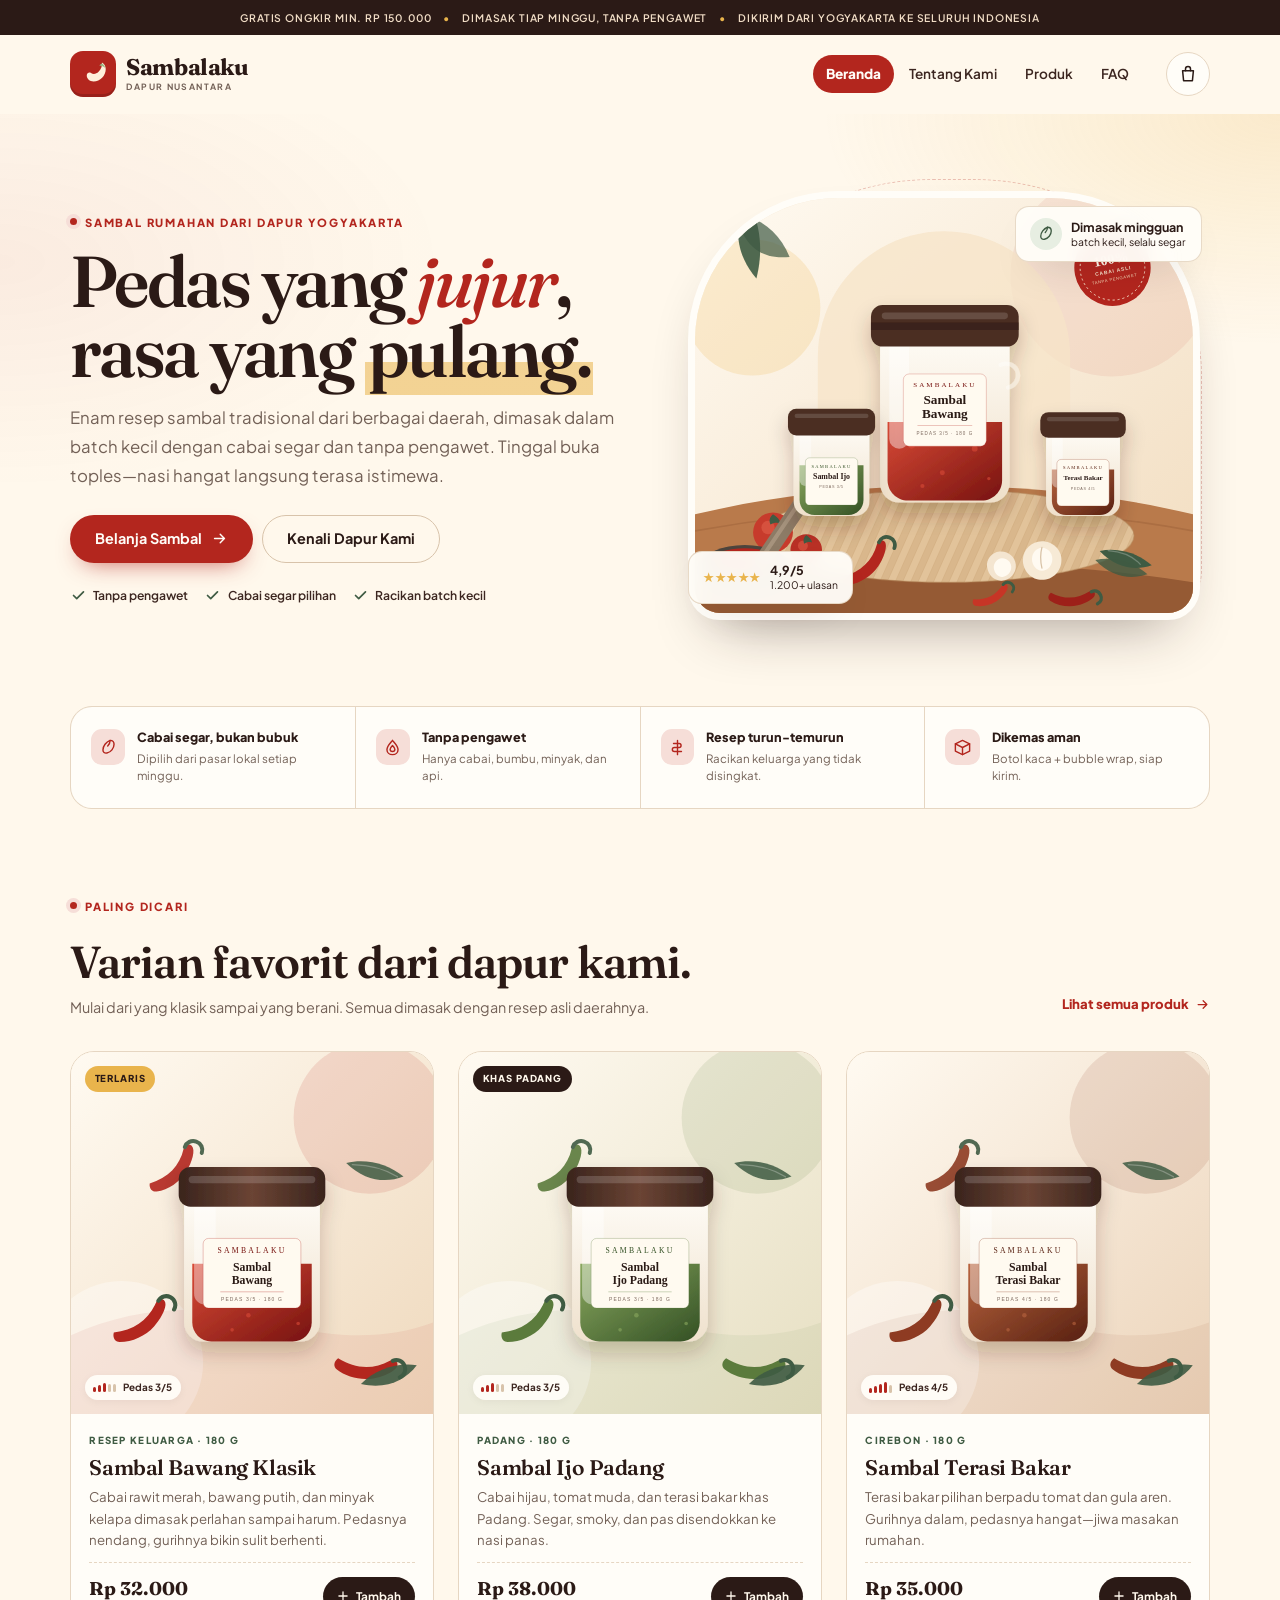
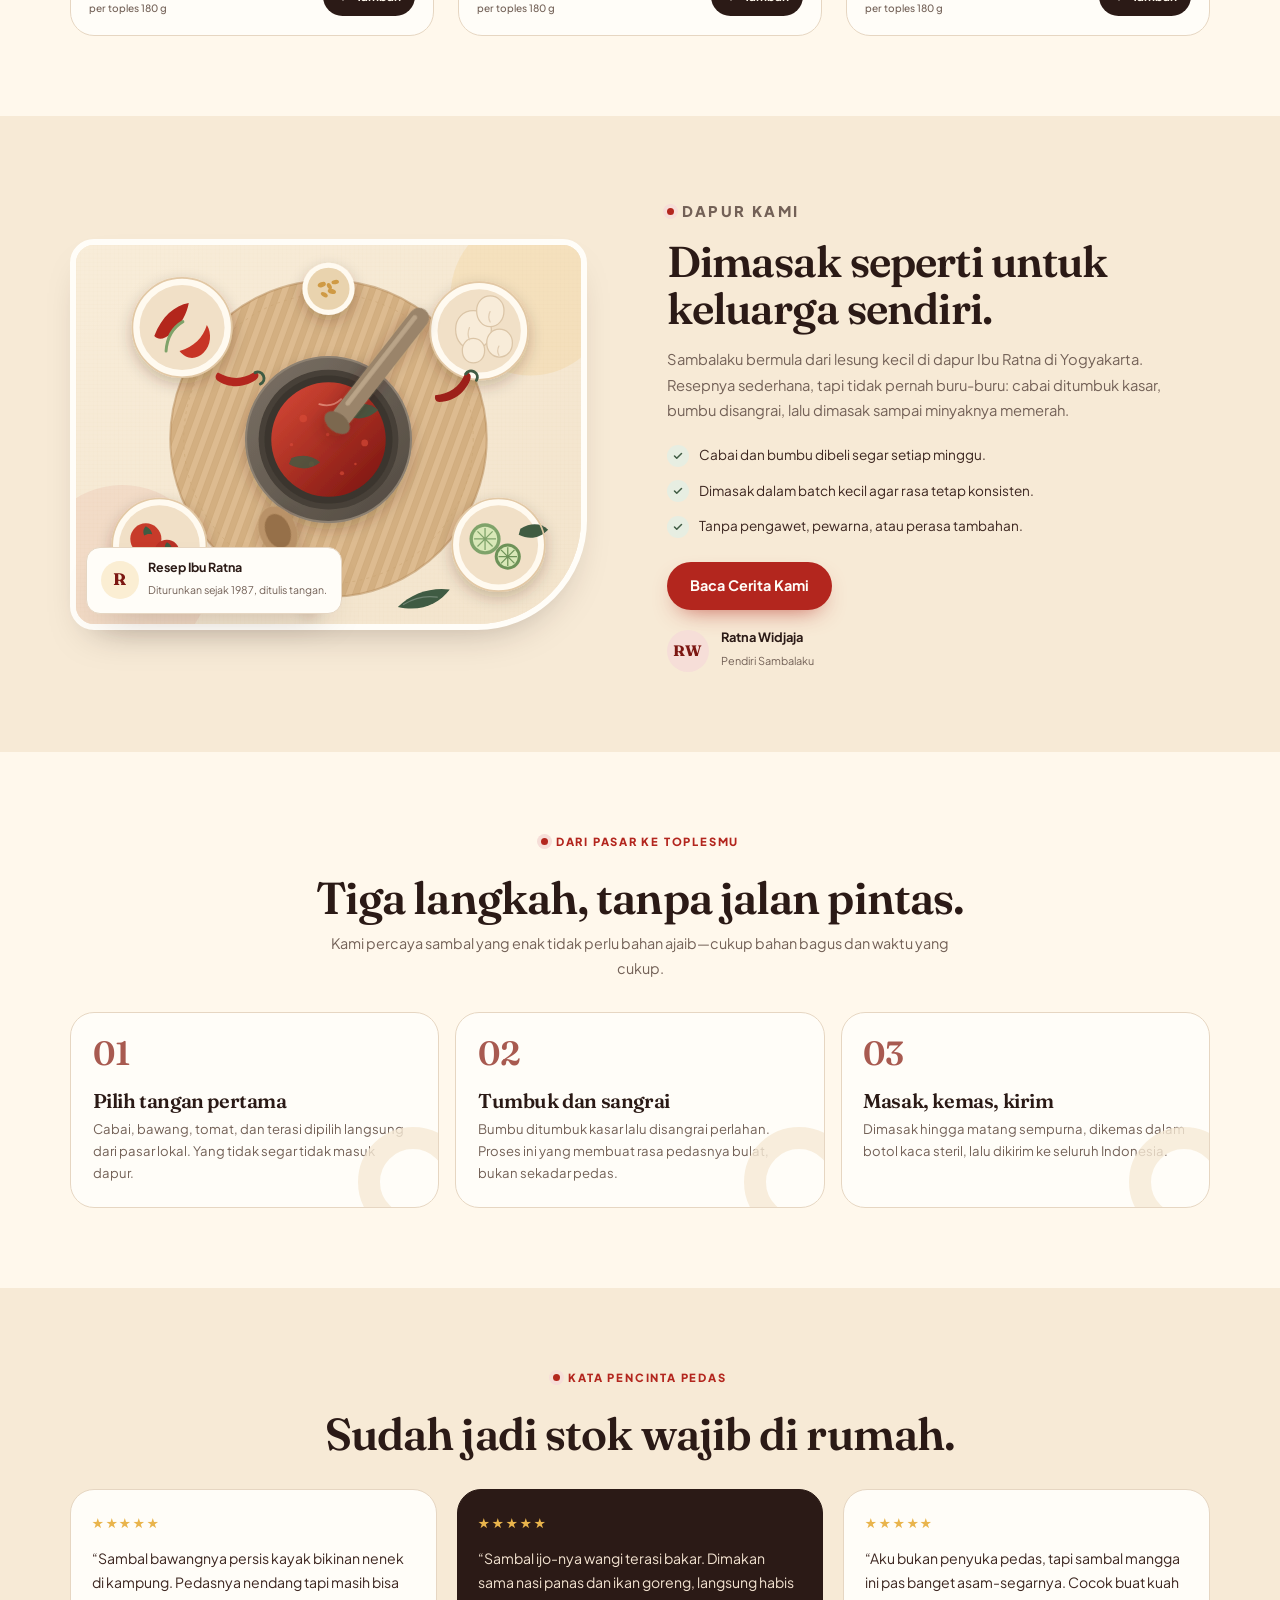
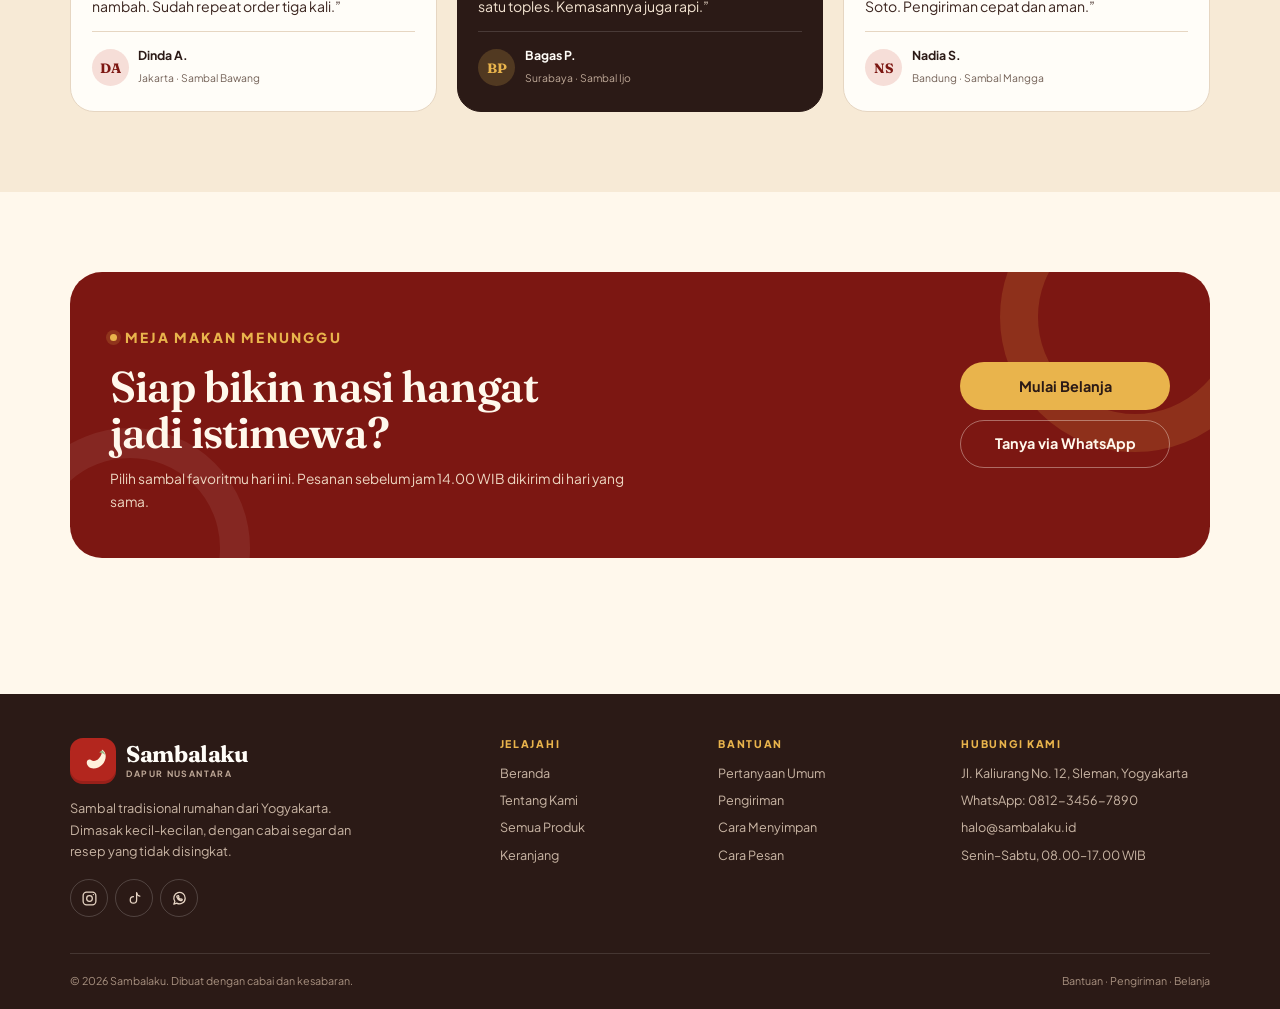
<file: index.html>
<!DOCTYPE html>
<html lang="id">
<head>
  <meta charset="UTF-8">
  <meta name="viewport" content="width=device-width, initial-scale=1">
  <title>Sambalaku — Sambal Tradisional Rumahan dari Nusantara</title>
  <meta name="description" content="Sambal tradisional rumahan dari cabai segar, tanpa pengawet. Enam resep Nusantara dalam toples 180 g, mulai Rp 32.000. Gratis ongkir min. Rp 150.000.">
  <meta name="theme-color" content="#b3261e">
  <meta property="og:type" content="website">
  <meta property="og:title" content="Sambalaku — Pedas yang Jujur, Rasa yang Pulang">
  <meta property="og:description" content="Enam resep sambal tradisional Nusantara, dimasak dalam batch kecil tanpa pengawet.">
  <meta property="og:image" content="assets/img/hero-sambal.svg">
  <link rel="icon" href="assets/img/favicon-sambal.svg" type="image/svg+xml">
  <link rel="preconnect" href="https://fonts.googleapis.com">
  <link rel="preconnect" href="https://fonts.gstatic.com" crossorigin>
  <link href="https://fonts.googleapis.com/css2?family=Fraunces:ital,opsz,wght@0,9..144,500;0,9..144,600;0,9..144,700;1,9..144,500&family=Plus+Jakarta+Sans:wght@400;500;600;700;800&display=swap" rel="stylesheet">
  <link rel="stylesheet" href="style.css">
</head>
<body data-page="beranda">
  <a class="skip-link" href="#main">Lewati ke konten utama</a>

  <!-- Info singkat di atas header -->
  <div class="topbar" role="region" aria-label="Informasi toko">
    <div class="container topbar-inner">
      <span>Gratis ongkir min. Rp 150.000</span>
      <span class="topbar-dot" aria-hidden="true">•</span>
      <span>Dimasak tiap minggu, tanpa pengawet</span>
      <span class="topbar-dot topbar-long" aria-hidden="true">•</span>
      <span class="topbar-long">Dikirim dari Yogyakarta ke seluruh Indonesia</span>
    </div>
  </div>

  <!-- Header + navigasi (dipakai sama di semua halaman) -->
  <header class="site-header" data-header>
    <div class="container header-inner">
      <a class="brand" href="index.html" aria-label="Sambalaku — beranda">
        <span class="brand-mark" aria-hidden="true">
          <svg viewBox="0 0 64 64" focusable="false">
            <path d="M16 37c0-6 6-9 10-6 6 4 13 2 18-3 6-6 9-14 8-22 6 3 9 9 9 16 0 15-13 29-29 29-9 0-16-6-16-14Z" fill="#fff1dc"/>
            <path d="M52 8c4 2 7 6 8 11-4-4-9-6-14-6 1-2 3-4 6-5Z" fill="#9ab884"/>
          </svg>
        </span>
        <span class="brand-text">Sambalaku<small>dapur nusantara</small></span>
      </a>

      <nav class="main-nav" id="main-nav" aria-label="Navigasi utama">
        <a href="index.html" aria-current="page">Beranda</a>
        <a href="tentang.html">Tentang Kami</a>
        <a href="produk.html">Produk</a>
        <a href="faq.html">FAQ</a>
      </nav>

      <div class="header-actions">
        <a class="cart-link" href="keranjang.html" aria-label="Keranjang belanja, kosong">
          <svg viewBox="0 0 24 24" fill="none" stroke="currentColor" stroke-width="1.8" stroke-linecap="round" stroke-linejoin="round" aria-hidden="true" focusable="false">
            <path d="M5.5 8h13l-1.2 12H6.7L5.5 8Z"/>
            <path d="M9 8V6a3 3 0 0 1 6 0v2"/>
          </svg>
          <span class="cart-count" data-cart-count aria-hidden="true" hidden>0</span>
        </a>
        <button class="nav-toggle" type="button" data-nav-toggle aria-expanded="false" aria-controls="main-nav" aria-label="Buka menu navigasi">
          <span></span><span></span><span></span>
        </button>
      </div>
    </div>
  </header>

  <main id="main">
    <!-- HERO -->
    <section class="hero" aria-labelledby="judul-hero">
      <div class="container hero-grid">
        <div class="hero-copy">
          <p class="eyebrow">Sambal rumahan dari dapur Yogyakarta</p>
          <h1 id="judul-hero">Pedas yang <em>jujur</em>, rasa yang <span class="hl">pulang.</span></h1>
          <p class="hero-lead">Enam resep sambal tradisional dari berbagai daerah, dimasak dalam batch kecil dengan cabai segar dan tanpa pengawet. Tinggal buka toples—nasi hangat langsung terasa istimewa.</p>
          <div class="hero-actions">
            <a class="btn btn-primary" href="produk.html">
              Belanja Sambal
              <svg viewBox="0 0 24 24" fill="none" stroke="currentColor" stroke-width="2" stroke-linecap="round" stroke-linejoin="round" aria-hidden="true" focusable="false"><path d="M5 12h14M13 6l6 6-6 6"/></svg>
            </a>
            <a class="btn btn-outline" href="tentang.html">Kenali Dapur Kami</a>
          </div>
          <ul class="hero-points" aria-label="Keunggulan Sambalaku">
            <li>
              <svg viewBox="0 0 24 24" fill="none" stroke="currentColor" stroke-width="2.4" stroke-linecap="round" stroke-linejoin="round" aria-hidden="true" focusable="false"><path d="m5 12 4.5 4.5L19 7"/></svg>
              Tanpa pengawet
            </li>
            <li>
              <svg viewBox="0 0 24 24" fill="none" stroke="currentColor" stroke-width="2.4" stroke-linecap="round" stroke-linejoin="round" aria-hidden="true" focusable="false"><path d="m5 12 4.5 4.5L19 7"/></svg>
              Cabai segar pilihan
            </li>
            <li>
              <svg viewBox="0 0 24 24" fill="none" stroke="currentColor" stroke-width="2.4" stroke-linecap="round" stroke-linejoin="round" aria-hidden="true" focusable="false"><path d="m5 12 4.5 4.5L19 7"/></svg>
              Racikan batch kecil
            </li>
          </ul>
        </div>

        <div class="hero-media">
          <img src="assets/img/hero-sambal.svg" alt="Tiga toples sambal Sambalaku dikelilingi cabai, bawang, dan tomat di atas meja kayu" width="1200" height="1000" fetchpriority="high">
          <div class="float-card float-rating">
            <span class="stars" aria-hidden="true">★★★★★</span>
            <div>
              <strong>4,9/5</strong>
              <span>1.200+ ulasan</span>
            </div>
          </div>
          <div class="float-card float-fresh">
            <span class="float-icon" aria-hidden="true">
              <svg viewBox="0 0 24 24" fill="none" stroke="currentColor" stroke-width="1.8" stroke-linecap="round" stroke-linejoin="round" focusable="false">
                <path d="M14 3c3 0 5 2 5 5 0 5-4 10-9 11-3 .6-5-1-5-4 0-5 4-10 9-12Z"/>
                <path d="M14 3c0 3-1 5-3 7"/>
              </svg>
            </span>
            <div>
              <strong>Dimasak mingguan</strong>
              <span>batch kecil, selalu segar</span>
            </div>
          </div>
        </div>
      </div>
    </section>

    <!-- KEUNGGULAN -->
    <section class="trust" aria-labelledby="judul-keunggulan">
      <div class="container">
        <h2 id="judul-keunggulan" class="sr-only">Kenapa memilih Sambalaku</h2>
        <div class="trust-grid">
          <article class="feature">
            <span class="feature-icon" aria-hidden="true">
              <svg viewBox="0 0 24 24" fill="none" stroke="currentColor" stroke-width="1.8" stroke-linecap="round" stroke-linejoin="round" focusable="false">
                <path d="M14 3c3 0 5 2 5 5 0 5-4 10-9 11-3 .6-5-1-5-4 0-5 4-10 9-12Z"/>
                <path d="M14 3c0 3-1 5-3 7"/>
              </svg>
            </span>
            <div>
              <h3>Cabai segar, bukan bubuk</h3>
              <p>Dipilih dari pasar lokal setiap minggu.</p>
            </div>
          </article>
          <article class="feature">
            <span class="feature-icon" aria-hidden="true">
              <svg viewBox="0 0 24 24" fill="none" stroke="currentColor" stroke-width="1.8" stroke-linecap="round" stroke-linejoin="round" focusable="false">
                <path d="M12 21c4 0 7-2.7 7-6.3 0-4.4-4.4-8.4-7-11.7-2.6 3.3-7 7.3-7 11.7C5 18.3 8 21 12 21Z"/>
                <path d="M12 17c1.7 0 3-1.2 3-2.8 0-1.7-1.6-3.3-3-4.7-1.4 1.4-3 3-3 4.7 0 1.6 1.3 2.8 3 2.8Z"/>
              </svg>
            </span>
            <div>
              <h3>Tanpa pengawet</h3>
              <p>Hanya cabai, bumbu, minyak, dan api.</p>
            </div>
          </article>
          <article class="feature">
            <span class="feature-icon" aria-hidden="true">
              <svg viewBox="0 0 24 24" fill="none" stroke="currentColor" stroke-width="1.8" stroke-linecap="round" stroke-linejoin="round" focusable="false">
                <path d="M12 3v18M7 7h7a2.5 2.5 0 0 1 0 5H8a2.5 2.5 0 0 0 0 5h9"/>
              </svg>
            </span>
            <div>
              <h3>Resep turun-temurun</h3>
              <p>Racikan keluarga yang tidak disingkat.</p>
            </div>
          </article>
          <article class="feature">
            <span class="feature-icon" aria-hidden="true">
              <svg viewBox="0 0 24 24" fill="none" stroke="currentColor" stroke-width="1.8" stroke-linecap="round" stroke-linejoin="round" focusable="false">
                <path d="M3 7.5 12 3l9 4.5v9L12 21l-9-4.5v-9Z"/>
                <path d="m3 7.5 9 4.5 9-4.5M12 12v9"/>
              </svg>
            </span>
            <div>
              <h3>Dikemas aman</h3>
              <p>Botol kaca + bubble wrap, siap kirim.</p>
            </div>
          </article>
        </div>
      </div>
    </section>

    <!-- PRODUK UNGGULAN (diisi oleh script.js) -->
    <section class="section" aria-labelledby="judul-favorit">
      <div class="container">
        <div class="section-head-row">
          <div class="section-head">
            <p class="eyebrow">Paling dicari</p>
            <h2 id="judul-favorit">Varian favorit dari dapur kami.</h2>
            <p class="lead">Mulai dari yang klasik sampai yang berani. Semua dimasak dengan resep asli daerahnya.</p>
          </div>
          <a class="link-arrow" href="produk.html">
            Lihat semua produk
            <svg viewBox="0 0 24 24" fill="none" stroke="currentColor" stroke-width="2" stroke-linecap="round" stroke-linejoin="round" aria-hidden="true" focusable="false"><path d="M5 12h14M13 6l6 6-6 6"/></svg>
          </a>
        </div>

        <div class="product-grid" data-featured data-limit="3"></div>
        <noscript>
          <p class="lead">Produk kami ditampilkan dengan JavaScript. Silakan aktifkan JavaScript atau hubungi kami lewat WhatsApp untuk pesan langsung.</p>
        </noscript>
      </div>
    </section>

    <!-- CERITA SINGKAT -->
    <section class="section section--soft" aria-labelledby="judul-cerita">
      <div class="container story-grid">
        <div class="story-media">
          <img src="assets/img/tentang-sambal.svg" alt="Lesung batu berisi sambal dikelilingi cabai, bawang, tomat, dan jeruk nipis" width="1200" height="900" loading="lazy">
          <div class="story-note">
            <span class="note-mark" aria-hidden="true">R</span>
            <div>
              <strong>Resep Ibu Ratna</strong>
              <span>Diturunkan sejak 1987, ditulis tangan.</span>
            </div>
          </div>
        </div>
        <div class="story-copy">
          <p class="eyebrow">Dapur kami</p>
          <h2 id="judul-cerita">Dimasak seperti untuk keluarga sendiri.</h2>
          <p>Sambalaku bermula dari lesung kecil di dapur Ibu Ratna di Yogyakarta. Resepnya sederhana, tapi tidak pernah buru-buru: cabai ditumbuk kasar, bumbu disangrai, lalu dimasak sampai minyaknya memerah.</p>
          <ul class="story-list">
            <li>
              <span class="check" aria-hidden="true"><svg viewBox="0 0 24 24" fill="none" stroke="currentColor" stroke-width="3" stroke-linecap="round" stroke-linejoin="round" focusable="false"><path d="m5 12 4.5 4.5L19 7"/></svg></span>
              Cabai dan bumbu dibeli segar setiap minggu.
            </li>
            <li>
              <span class="check" aria-hidden="true"><svg viewBox="0 0 24 24" fill="none" stroke="currentColor" stroke-width="3" stroke-linecap="round" stroke-linejoin="round" focusable="false"><path d="m5 12 4.5 4.5L19 7"/></svg></span>
              Dimasak dalam batch kecil agar rasa tetap konsisten.
            </li>
            <li>
              <span class="check" aria-hidden="true"><svg viewBox="0 0 24 24" fill="none" stroke="currentColor" stroke-width="3" stroke-linecap="round" stroke-linejoin="round" focusable="false"><path d="m5 12 4.5 4.5L19 7"/></svg></span>
              Tanpa pengawet, pewarna, atau perasa tambahan.
            </li>
          </ul>
          <a class="btn btn-primary" href="tentang.html">Baca Cerita Kami</a>
          <div class="story-sign">
            <span class="avatar" aria-hidden="true">RW</span>
            <div>
              <strong>Ratna Widjaja</strong>
              <span>Pendiri Sambalaku</span>
            </div>
          </div>
        </div>
      </div>
    </section>

    <!-- PROSES -->
    <section class="section" aria-labelledby="judul-proses">
      <div class="container">
        <div class="section-head section-head--center">
          <p class="eyebrow">Dari pasar ke toplesmu</p>
          <h2 id="judul-proses">Tiga langkah, tanpa jalan pintas.</h2>
          <p class="lead">Kami percaya sambal yang enak tidak perlu bahan ajaib—cukup bahan bagus dan waktu yang cukup.</p>
        </div>
        <div class="process-grid">
          <article class="step">
            <span class="step-num" aria-hidden="true">01</span>
            <h3>Pilih tangan pertama</h3>
            <p>Cabai, bawang, tomat, dan terasi dipilih langsung dari pasar lokal. Yang tidak segar tidak masuk dapur.</p>
          </article>
          <article class="step">
            <span class="step-num" aria-hidden="true">02</span>
            <h3>Tumbuk dan sangrai</h3>
            <p>Bumbu ditumbuk kasar lalu disangrai perlahan. Proses ini yang membuat rasa pedasnya bulat, bukan sekadar pedas.</p>
          </article>
          <article class="step">
            <span class="step-num" aria-hidden="true">03</span>
            <h3>Masak, kemas, kirim</h3>
            <p>Dimasak hingga matang sempurna, dikemas dalam botol kaca steril, lalu dikirim ke seluruh Indonesia.</p>
          </article>
        </div>
      </div>
    </section>

    <!-- TESTIMONI -->
    <section class="section section--soft" aria-labelledby="judul-ulasan">
      <div class="container">
        <div class="section-head section-head--center">
          <p class="eyebrow">Kata pencinta pedas</p>
          <h2 id="judul-ulasan">Sudah jadi stok wajib di rumah.</h2>
        </div>
        <div class="quotes">
          <article class="quote">
            <p class="quote-stars" aria-label="Lima dari lima bintang">★★★★★</p>
            <p class="quote-text">“Sambal bawangnya persis kayak bikinan nenek di kampung. Pedasnya nendang tapi masih bisa nambah. Sudah repeat order tiga kali.”</p>
            <div class="quote-person">
              <span class="quote-avatar" aria-hidden="true">DA</span>
              <div class="quote-name">
                <strong>Dinda A.</strong>
                <span>Jakarta · Sambal Bawang</span>
              </div>
            </div>
          </article>
          <article class="quote quote--dark">
            <p class="quote-stars" aria-label="Lima dari lima bintang">★★★★★</p>
            <p class="quote-text">“Sambal ijo-nya wangi terasi bakar. Dimakan sama nasi panas dan ikan goreng, langsung habis satu toples. Kemasannya juga rapi.”</p>
            <div class="quote-person">
              <span class="quote-avatar" aria-hidden="true">BP</span>
              <div class="quote-name">
                <strong>Bagas P.</strong>
                <span>Surabaya · Sambal Ijo</span>
              </div>
            </div>
          </article>
          <article class="quote">
            <p class="quote-stars" aria-label="Lima dari lima bintang">★★★★★</p>
            <p class="quote-text">“Aku bukan penyuka pedas, tapi sambal mangga ini pas banget asam-segarnya. Cocok buat kuah Soto. Pengiriman cepat dan aman.”</p>
            <div class="quote-person">
              <span class="quote-avatar" aria-hidden="true">NS</span>
              <div class="quote-name">
                <strong>Nadia S.</strong>
                <span>Bandung · Sambal Mangga</span>
              </div>
            </div>
          </article>
        </div>
      </div>
    </section>

    <!-- CTA -->
    <section class="section" aria-labelledby="judul-cta">
      <div class="container">
        <div class="cta-band">
          <div>
            <p class="eyebrow">Meja makan menunggu</p>
            <h2 id="judul-cta">Siap bikin nasi hangat jadi istimewa?</h2>
            <p>Pilih sambal favoritmu hari ini. Pesanan sebelum jam 14.00 WIB dikirim di hari yang sama.</p>
          </div>
          <div class="cta-actions">
            <a class="btn btn-light" href="produk.html">Mulai Belanja</a>
            <a class="btn btn-outline" href="#" data-wa> Tanya via WhatsApp</a>
          </div>
        </div>
      </div>
    </section>
  </main>

  <!-- FOOTER (dipakai sama di semua halaman) -->
  <footer class="site-footer">
    <div class="container">
      <div class="footer-grid">
        <div class="footer-brand">
          <a class="brand" href="index.html" aria-label="Sambalaku — beranda">
            <span class="brand-mark" aria-hidden="true">
              <svg viewBox="0 0 64 64" focusable="false">
                <path d="M16 37c0-6 6-9 10-6 6 4 13 2 18-3 6-6 9-14 8-22 6 3 9 9 9 16 0 15-13 29-29 29-9 0-16-6-16-14Z" fill="#fff1dc"/>
                <path d="M52 8c4 2 7 6 8 11-4-4-9-6-14-6 1-2 3-4 6-5Z" fill="#9ab884"/>
              </svg>
            </span>
            <span class="brand-text">Sambalaku<small>dapur nusantara</small></span>
          </a>
          <p>Sambal tradisional rumahan dari Yogyakarta. Dimasak kecil-kecilan, dengan cabai segar dan resep yang tidak disingkat.</p>
          <div class="socials" aria-label="Media sosial Sambalaku">
            <a href="https://www.instagram.com/" target="_blank" rel="noopener" aria-label="Instagram Sambalaku">
              <svg viewBox="0 0 24 24" fill="none" stroke="currentColor" stroke-width="1.8" aria-hidden="true" focusable="false"><rect x="3" y="3" width="18" height="18" rx="5"/><circle cx="12" cy="12" r="4"/><circle cx="17.5" cy="6.5" r="1" fill="currentColor" stroke="none"/></svg>
            </a>
            <a href="https://www.tiktok.com/" target="_blank" rel="noopener" aria-label="TikTok Sambalaku">
              <svg viewBox="0 0 24 24" fill="none" stroke="currentColor" stroke-width="1.8" stroke-linecap="round" stroke-linejoin="round" aria-hidden="true" focusable="false"><path d="M15 4v10a4.5 4.5 0 1 1-4.5-4.5"/><path d="M15 4c.5 2.6 2.1 4.2 4.5 4.6"/></svg>
            </a>
            <a href="#" data-wa aria-label="WhatsApp Sambalaku">
              <svg viewBox="0 0 24 24" fill="none" stroke="currentColor" stroke-width="1.8" stroke-linecap="round" stroke-linejoin="round" aria-hidden="true" focusable="false"><path d="M20 11.5a8 8 0 0 1-11.9 7L4 20l1.5-4A8 8 0 1 1 20 11.5Z"/><path d="M9 8.5c.2-.5.5-.6.9-.6h.6l.8 1.9-.7.9c.5 1 1.4 1.9 2.4 2.4l.9-.7 1.9.8v.6c0 .4-.2.7-.6.9-.5.3-1.2.4-1.9.2-2-.5-4.4-2.9-5-5-.2-.6-.1-1.1.2-1.4Z"/></svg>
            </a>
          </div>
        </div>

        <div class="footer-col">
          <h2>Jelajahi</h2>
          <div class="footer-links">
            <a href="index.html">Beranda</a>
            <a href="tentang.html">Tentang Kami</a>
            <a href="produk.html">Semua Produk</a>
            <a href="keranjang.html">Keranjang</a>
          </div>
        </div>

        <div class="footer-col">
          <h2>Bantuan</h2>
          <div class="footer-links">
            <a href="faq.html">Pertanyaan Umum</a>
            <a href="faq.html#pengiriman">Pengiriman</a>
            <a href="faq.html#penyimpanan">Cara Menyimpan</a>
            <a href="keranjang.html#checkout">Cara Pesan</a>
          </div>
        </div>

        <div class="footer-col">
          <h2>Hubungi Kami</h2>
          <div class="footer-links">
            <p>Jl. Kaliurang No. 12, Sleman, Yogyakarta</p>
            <a href="#" data-wa>WhatsApp: 0812-3456-7890</a>
            <a href="#" data-email>halo@sambalaku.id</a>
            <p>Senin–Sabtu, 08.00–17.00 WIB</p>
          </div>
        </div>
      </div>

      <div class="footer-bottom">
        <p>&copy; <span data-year>2026</span> Sambalaku. Dibuat dengan cabai dan kesabaran.</p>
        <p><a href="faq.html">Bantuan</a> · <a href="faq.html#pengiriman">Pengiriman</a> · <a href="produk.html">Belanja</a></p>
      </div>
    </div>
  </footer>

  <script src="script.js" defer></script>
</body>
</html>
</file>
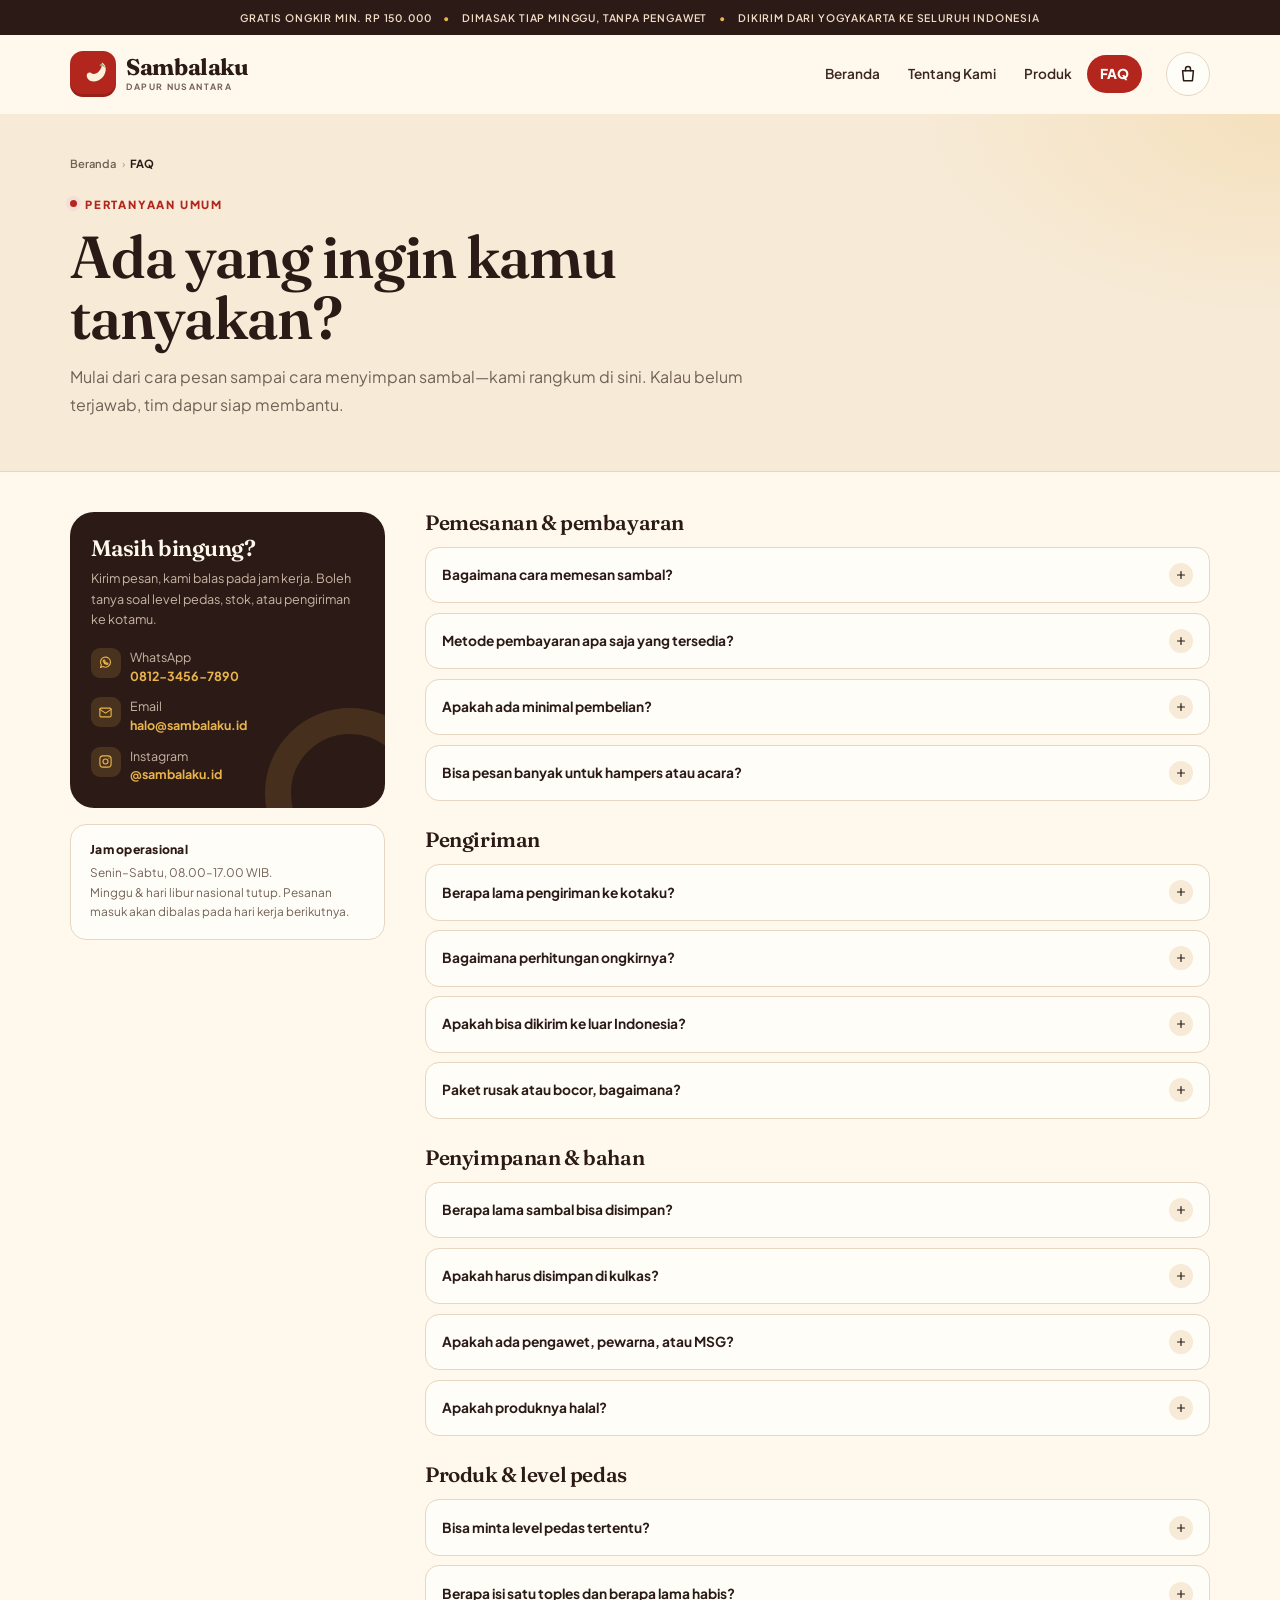
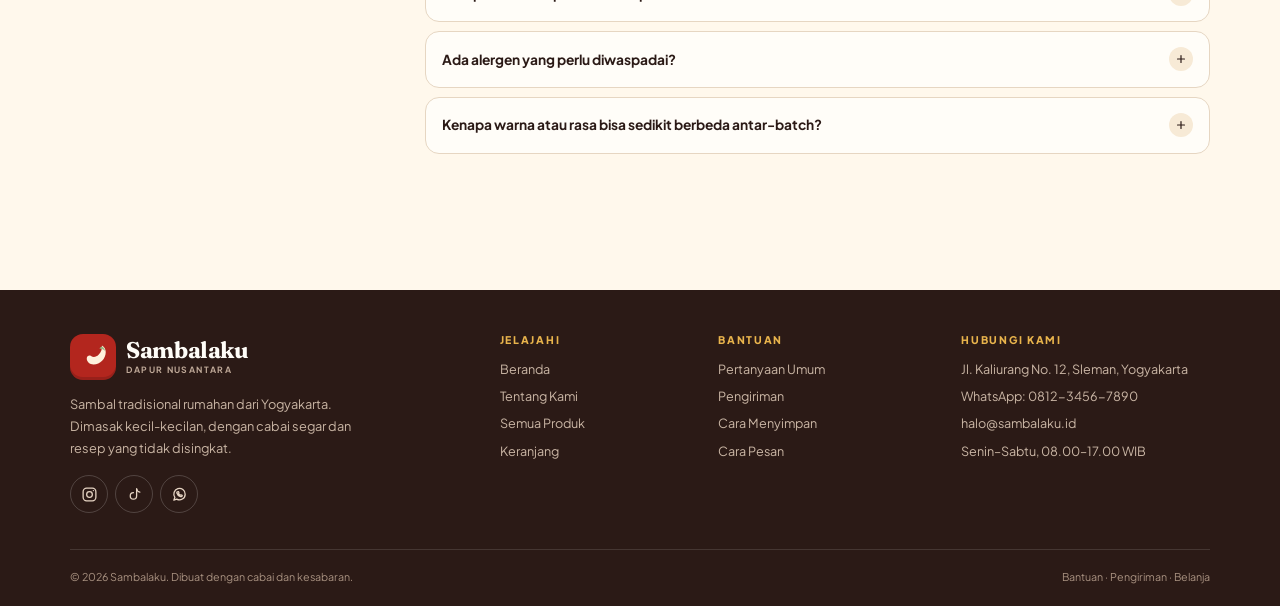
<file: faq.html>
<!DOCTYPE html>
<html lang="id">
<head>
  <meta charset="UTF-8">
  <meta name="viewport" content="width=device-width, initial-scale=1">
  <title>FAQ — Sambalaku</title>
  <meta name="description" content="Jawaban seputar pemesanan, pengiriman, penyimpanan, level pedas, dan bahan sambal Sambalaku. Hubungi kami via WhatsApp bila masih bingung.">
  <meta name="theme-color" content="#b3261e">
  <meta property="og:type" content="website">
  <meta property="og:title" content="Pertanyaan Umum — Sambalaku">
  <meta property="og:description" content="Cara pesan, pengiriman, masa simpan, dan bahan sambal rumahan Sambalaku.">
  <meta property="og:image" content="assets/img/hero-sambal.svg">
  <link rel="icon" href="assets/img/favicon-sambal.svg" type="image/svg+xml">
  <link rel="preconnect" href="https://fonts.googleapis.com">
  <link rel="preconnect" href="https://fonts.gstatic.com" crossorigin>
  <link href="https://fonts.googleapis.com/css2?family=Fraunces:ital,opsz,wght@0,9..144,500;0,9..144,600;0,9..144,700;1,9..144,500&family=Plus+Jakarta+Sans:wght@400;500;600;700;800&display=swap" rel="stylesheet">
  <link rel="stylesheet" href="style.css">
</head>
<body data-page="faq">
  <a class="skip-link" href="#main">Lewati ke konten utama</a>

  <div class="topbar" role="region" aria-label="Informasi toko">
    <div class="container topbar-inner">
      <span>Gratis ongkir min. Rp 150.000</span>
      <span class="topbar-dot" aria-hidden="true">•</span>
      <span>Dimasak tiap minggu, tanpa pengawet</span>
      <span class="topbar-dot topbar-long" aria-hidden="true">•</span>
      <span class="topbar-long">Dikirim dari Yogyakarta ke seluruh Indonesia</span>
    </div>
  </div>

  <header class="site-header" data-header>
    <div class="container header-inner">
      <a class="brand" href="index.html" aria-label="Sambalaku — beranda">
        <span class="brand-mark" aria-hidden="true">
          <svg viewBox="0 0 64 64" focusable="false">
            <path d="M16 37c0-6 6-9 10-6 6 4 13 2 18-3 6-6 9-14 8-22 6 3 9 9 9 16 0 15-13 29-29 29-9 0-16-6-16-14Z" fill="#fff1dc"/>
            <path d="M52 8c4 2 7 6 8 11-4-4-9-6-14-6 1-2 3-4 6-5Z" fill="#9ab884"/>
          </svg>
        </span>
        <span class="brand-text">Sambalaku<small>dapur nusantara</small></span>
      </a>

      <nav class="main-nav" id="main-nav" aria-label="Navigasi utama">
        <a href="index.html">Beranda</a>
        <a href="tentang.html">Tentang Kami</a>
        <a href="produk.html">Produk</a>
        <a href="faq.html" aria-current="page">FAQ</a>
      </nav>

      <div class="header-actions">
        <a class="cart-link" href="keranjang.html" aria-label="Keranjang belanja, kosong">
          <svg viewBox="0 0 24 24" fill="none" stroke="currentColor" stroke-width="1.8" stroke-linecap="round" stroke-linejoin="round" aria-hidden="true" focusable="false">
            <path d="M5.5 8h13l-1.2 12H6.7L5.5 8Z"/>
            <path d="M9 8V6a3 3 0 0 1 6 0v2"/>
          </svg>
          <span class="cart-count" data-cart-count aria-hidden="true" hidden>0</span>
        </a>
        <button class="nav-toggle" type="button" data-nav-toggle aria-expanded="false" aria-controls="main-nav" aria-label="Buka menu navigasi">
          <span></span><span></span><span></span>
        </button>
      </div>
    </div>
  </header>

  <main id="main">
    <!-- JUDUL HALAMAN -->
    <section class="page-hero" aria-labelledby="judul-faq">
      <div class="container">
        <nav class="breadcrumb" aria-label="Breadcrumb">
          <a href="index.html">Beranda</a>
          <span class="sep" aria-hidden="true">›</span>
          <span aria-current="page">FAQ</span>
        </nav>
        <p class="eyebrow">Pertanyaan umum</p>
        <h1 id="judul-faq">Ada yang ingin kamu tanyakan?</h1>
        <p class="lead">Mulai dari cara pesan sampai cara menyimpan sambal—kami rangkum di sini. Kalau belum terjawab, tim dapur siap membantu.</p>
      </div>
    </section>

    <section class="faq-page" aria-label="Daftar pertanyaan umum">
      <div class="container faq-layout">
        <!-- KONTAK -->
        <div class="faq-aside" aria-label="Kontak bantuan">
          <div class="contact-card">
            <h2>Masih bingung?</h2>
            <p>Kirim pesan, kami balas pada jam kerja. Boleh tanya soal level pedas, stok, atau pengiriman ke kotamu.</p>
            <ul class="contact-list">
              <li>
                <span class="contact-icon" aria-hidden="true">
                  <svg viewBox="0 0 24 24" fill="none" stroke="currentColor" stroke-width="1.8" stroke-linecap="round" stroke-linejoin="round" focusable="false"><path d="M20 11.5a8 8 0 0 1-11.9 7L4 20l1.5-4A8 8 0 1 1 20 11.5Z"/><path d="M9 8.5c.2-.5.5-.6.9-.6h.6l.8 1.9-.7.9c.5 1 1.4 1.9 2.4 2.4l.9-.7 1.9.8v.6c0 .4-.2.7-.6.9-.5.3-1.2.4-1.9.2-2-.5-4.4-2.9-5-5-.2-.6-.1-1.1.2-1.4Z"/></svg>
                </span>
                <div>
                  <span>WhatsApp</span><br>
                  <a href="#" data-wa>0812-3456-7890</a>
                </div>
              </li>
              <li>
                <span class="contact-icon" aria-hidden="true">
                  <svg viewBox="0 0 24 24" fill="none" stroke="currentColor" stroke-width="1.8" stroke-linecap="round" stroke-linejoin="round" focusable="false"><rect x="3" y="5" width="18" height="14" rx="2"/><path d="m3 7 9 6 9-6"/></svg>
                </span>
                <div>
                  <span>Email</span><br>
                  <a href="#" data-email>halo@sambalaku.id</a>
                </div>
              </li>
              <li>
                <span class="contact-icon" aria-hidden="true">
                  <svg viewBox="0 0 24 24" fill="none" stroke="currentColor" stroke-width="1.8" stroke-linecap="round" stroke-linejoin="round" focusable="false"><rect x="3" y="3" width="18" height="18" rx="5"/><circle cx="12" cy="12" r="4"/><circle cx="17.5" cy="6.5" r="1" fill="currentColor" stroke="none"/></svg>
                </span>
                <div>
                  <span>Instagram</span><br>
                  <a href="https://www.instagram.com/" target="_blank" rel="noopener">@sambalaku.id</a>
                </div>
              </li>
            </ul>
          </div>
          <div class="hours-card">
            <h3>Jam operasional</h3>
            <p>Senin–Sabtu, 08.00–17.00 WIB.<br>Minggu &amp; hari libur nasional tutup. Pesanan masuk akan dibalas pada hari kerja berikutnya.</p>
          </div>
        </div>

        <!-- DAFTAR FAQ -->
        <div class="faq-groups">
          <section class="faq-group" id="pemesanan" aria-labelledby="judul-pemesanan">
            <h2 id="judul-pemesanan">Pemesanan &amp; pembayaran</h2>
            <div class="faq-list">
              <details class="faq-item">
                <summary>
                  Bagaimana cara memesan sambal?
                  <span class="faq-icon" aria-hidden="true"><svg viewBox="0 0 24 24" fill="none" stroke="currentColor" stroke-width="2.4" stroke-linecap="round" focusable="false"><path d="M12 5v14M5 12h14"/></svg></span>
                </summary>
                <div class="faq-answer">
                  <p>Pilih sambal di halaman <a href="produk.html">Produk</a>, tekan tombol “Tambah”, lalu buka keranjang. Isi nama, nomor WhatsApp, dan alamat, kemudian tekan “Buat Pesanan”.</p>
                  <p>Kami akan menghubungi kamu lewat WhatsApp untuk konfirmasi stok, ongkir akhir, dan pembayaran sebelum paket dikirim.</p>
                </div>
              </details>

              <details class="faq-item">
                <summary>
                  Metode pembayaran apa saja yang tersedia?
                  <span class="faq-icon" aria-hidden="true"><svg viewBox="0 0 24 24" fill="none" stroke="currentColor" stroke-width="2.4" stroke-linecap="round" focusable="false"><path d="M12 5v14M5 12h14"/></svg></span>
                </summary>
                <div class="faq-answer">
                  <p>Transfer bank (BCA/BRI/Mandiri), QRIS, dan COD untuk area Yogyakarta dan sekitarnya. Detail pembayaran dikirim lewat WhatsApp setelah pesanan dikonfirmasi.</p>
                </div>
              </details>

              <details class="faq-item">
                <summary>
                  Apakah ada minimal pembelian?
                  <span class="faq-icon" aria-hidden="true"><svg viewBox="0 0 24 24" fill="none" stroke="currentColor" stroke-width="2.4" stroke-linecap="round" focusable="false"><path d="M12 5v14M5 12h14"/></svg></span>
                </summary>
                <div class="faq-answer">
                  <p>Tidak ada. Satu toples pun kami kirim. Gratis ongkir berlaku untuk pesanan minimal Rp 150.000 sebelum biaya kirim.</p>
                </div>
              </details>

              <details class="faq-item">
                <summary>
                  Bisa pesan banyak untuk hampers atau acara?
                  <span class="faq-icon" aria-hidden="true"><svg viewBox="0 0 24 24" fill="none" stroke="currentColor" stroke-width="2.4" stroke-linecap="round" focusable="false"><path d="M12 5v14M5 12h14"/></svg></span>
                </summary>
                <div class="faq-answer">
                  <p>Bisa. Untuk pembelian di atas 20 toples atau paket hampers, hubungi kami lewat WhatsApp minimal 7 hari sebelum tanggal kirim. Kami bisa bantu atur kartu ucapan dan kemasan tambahan.</p>
                </div>
              </details>
            </div>
          </section>

          <section class="faq-group" id="pengiriman" aria-labelledby="judul-pengiriman">
            <h2 id="judul-pengiriman">Pengiriman</h2>
            <div class="faq-list">
              <details class="faq-item">
                <summary>
                  Berapa lama pengiriman ke kotaku?
                  <span class="faq-icon" aria-hidden="true"><svg viewBox="0 0 24 24" fill="none" stroke="currentColor" stroke-width="2.4" stroke-linecap="round" focusable="false"><path d="M12 5v14M5 12h14"/></svg></span>
                </summary>
                <div class="faq-answer">
                  <p>Yogyakarta 1–2 hari kerja, pulau Jawa 2–4 hari kerja, dan luar Jawa 4–7 hari kerja. Paket dikirim setiap Senin dan Kamis. Waktu bisa lebih lama saat musim libur atau cuaca ekstrem.</p>
                </div>
              </details>

              <details class="faq-item">
                <summary>
                  Bagaimana perhitungan ongkirnya?
                  <span class="faq-icon" aria-hidden="true"><svg viewBox="0 0 24 24" fill="none" stroke="currentColor" stroke-width="2.4" stroke-linecap="round" focusable="false"><path d="M12 5v14M5 12h14"/></svg></span>
                </summary>
                <div class="faq-answer">
                  <p>Ongkir dihitung berdasarkan berat dan kota tujuan, lalu dikonfirmasi lewat WhatsApp. Pesanan minimal Rp 150.000 gratis ongkir. Setiap toples dibungkus bubble wrap dan botol kaca sehingga paket lebih berat dari isinya.</p>
                </div>
              </details>

              <details class="faq-item">
                <summary>
                  Apakah bisa dikirim ke luar Indonesia?
                  <span class="faq-icon" aria-hidden="true"><svg viewBox="0 0 24 24" fill="none" stroke="currentColor" stroke-width="2.4" stroke-linecap="round" focusable="false"><path d="M12 5v14M5 12h14"/></svg></span>
                </summary>
                <div class="faq-answer">
                  <p>Belum tersedia pengiriman internasional reguler. Untuk keperluan khusus, tanyakan dulu lewat WhatsApp—kami akan cek aturan bea cukai dan opsi ekspedisi untuk produk makanan.</p>
                </div>
              </details>

              <details class="faq-item">
                <summary>
                  Paket rusak atau bocor, bagaimana?
                  <span class="faq-icon" aria-hidden="true"><svg viewBox="0 0 24 24" fill="none" stroke="currentColor" stroke-width="2.4" stroke-linecap="round" focusable="false"><path d="M12 5v14M5 12h14"/></svg></span>
                </summary>
                <div class="faq-answer">
                  <p>Maaf kalau itu terjadi. Kirim foto kemasan dan isi paket ke WhatsApp kami maksimal 1×24 jam setelah paket diterima. Kami akan ganti produk yang rusak atau kembalikan dananya sesuai kesepakatan.</p>
                </div>
              </details>
            </div>
          </section>

          <section class="faq-group" id="penyimpanan" aria-labelledby="judul-penyimpanan">
            <h2 id="judul-penyimpanan">Penyimpanan &amp; bahan</h2>
            <div class="faq-list">
              <details class="faq-item">
                <summary>
                  Berapa lama sambal bisa disimpan?
                  <span class="faq-icon" aria-hidden="true"><svg viewBox="0 0 24 24" fill="none" stroke="currentColor" stroke-width="2.4" stroke-linecap="round" focusable="false"><path d="M12 5v14M5 12h14"/></svg></span>
                </summary>
                <div class="faq-answer">
                  <p>Sebelum dibuka: hingga 3 bulan di kulkas atau 2 minggu di tempat sejuk dan gelap. Setelah dibuka: simpan di kulkas dan habiskan dalam 3–4 minggu. Selalu gunakan sendok bersih dan kering.</p>
                </div>
              </details>

              <details class="faq-item">
                <summary>
                  Apakah harus disimpan di kulkas?
                  <span class="faq-icon" aria-hidden="true"><svg viewBox="0 0 24 24" fill="none" stroke="currentColor" stroke-width="2.4" stroke-linecap="round" focusable="false"><path d="M12 5v14M5 12h14"/></svg></span>
                </summary>
                <div class="faq-answer">
                  <p>Setelah dibuka, sebaiknya ya—terutama untuk varian yang mengandung terasi, cumi, atau petai. Sebelum dibuka, toples bisa disimpan di tempat sejuk yang tidak terkena sinar matahari langsung.</p>
                </div>
              </details>

              <details class="faq-item">
                <summary>
                  Apakah ada pengawet, pewarna, atau MSG?
                  <span class="faq-icon" aria-hidden="true"><svg viewBox="0 0 24 24" fill="none" stroke="currentColor" stroke-width="2.4" stroke-linecap="round" focusable="false"><path d="M12 5v14M5 12h14"/></svg></span>
                </summary>
                <div class="faq-answer">
                  <p>Tidak ada pengawet atau pewarna buatan. Kami juga tidak menambahkan MSG; rasa gurih datang dari bawang, terasi, tomat, dan proses memasak. Karena itu masa simpannya lebih pendek daripada sambal pabrikan.</p>
                </div>
              </details>

              <details class="faq-item">
                <summary>
                  Apakah produknya halal?
                  <span class="faq-icon" aria-hidden="true"><svg viewBox="0 0 24 24" fill="none" stroke="currentColor" stroke-width="2.4" stroke-linecap="round" focusable="false"><path d="M12 5v14M5 12h14"/></svg></span>
                </summary>
                <div class="faq-answer">
                  <p>Semua bahan yang kami gunakan halal dan dapur kami bebas dari bahan non-halal. Sertifikasi halal resmi sedang dalam proses; jika kamu membutuhkannya untuk keperluan tertentu, silakan tanyakan status terbarunya lewat WhatsApp.</p>
                </div>
              </details>
            </div>
          </section>

          <section class="faq-group" id="produk" aria-labelledby="judul-produk-faq">
            <h2 id="judul-produk-faq">Produk &amp; level pedas</h2>
            <div class="faq-list">
              <details class="faq-item">
                <summary>
                  Bisa minta level pedas tertentu?
                  <span class="faq-icon" aria-hidden="true"><svg viewBox="0 0 24 24" fill="none" stroke="currentColor" stroke-width="2.4" stroke-linecap="round" focusable="false"><path d="M12 5v14M5 12h14"/></svg></span>
                </summary>
                <div class="faq-answer">
                  <p>Setiap varian punya level pedas tetap agar rasanya konsisten (skala 1–5, tertera di kartu produk). Permintaan khusus seperti “lebih pedas” bisa ditulis di catatan pesanan; kami usahakan bila stok cabai memungkinkan.</p>
                </div>
              </details>

              <details class="faq-item">
                <summary>
                  Berapa isi satu toples dan berapa lama habis?
                  <span class="faq-icon" aria-hidden="true"><svg viewBox="0 0 24 24" fill="none" stroke="currentColor" stroke-width="2.4" stroke-linecap="round" focusable="false"><path d="M12 5v14M5 12h14"/></svg></span>
                </summary>
                <div class="faq-answer">
                  <p>Setiap toples berisi 180 g, sekitar 12–15 sendok makan. Untuk pemakaian 1–2 sendok per hari, satu toples cukup untuk 2–3 minggu.</p>
                </div>
              </details>

              <details class="faq-item">
                <summary>
                  Ada alergen yang perlu diwaspadai?
                  <span class="faq-icon" aria-hidden="true"><svg viewBox="0 0 24 24" fill="none" stroke="currentColor" stroke-width="2.4" stroke-linecap="round" focusable="false"><path d="M12 5v14M5 12h14"/></svg></span>
                </summary>
                <div class="faq-answer">
                  <p>Produk mengandung cabai, bawang, dan minyak. Varian Terasi Bakar mengandung udang, varian Cumi mengandung cumi, dan varian Petai mengandung petai. Dapur kami juga mengolah seafood, jadi tidak disarankan bagi yang sangat sensitif terhadapnya.</p>
                </div>
              </details>

              <details class="faq-item">
                <summary>
                  Kenapa warna atau rasa bisa sedikit berbeda antar-batch?
                  <span class="faq-icon" aria-hidden="true"><svg viewBox="0 0 24 24" fill="none" stroke="currentColor" stroke-width="2.4" stroke-linecap="round" focusable="false"><path d="M12 5v14M5 12h14"/></svg></span>
                </summary>
                <div class="faq-answer">
                  <p>Karena cabai dan bumbu berasal dari panen yang berbeda, warna dan tingkat pedas alami bisa sedikit berubah. Kami menyesuaikan takaran agar tetap sedekat mungkin dengan resep asli, tetapi tidak menggunakan pewarna untuk menyeragamkannya.</p>
                </div>
              </details>
            </div>
          </section>
        </div>
      </div>
    </section>
  </main>

  <footer class="site-footer">
    <div class="container">
      <div class="footer-grid">
        <div class="footer-brand">
          <a class="brand" href="index.html" aria-label="Sambalaku — beranda">
            <span class="brand-mark" aria-hidden="true">
              <svg viewBox="0 0 64 64" focusable="false">
                <path d="M16 37c0-6 6-9 10-6 6 4 13 2 18-3 6-6 9-14 8-22 6 3 9 9 9 16 0 15-13 29-29 29-9 0-16-6-16-14Z" fill="#fff1dc"/>
                <path d="M52 8c4 2 7 6 8 11-4-4-9-6-14-6 1-2 3-4 6-5Z" fill="#9ab884"/>
              </svg>
            </span>
            <span class="brand-text">Sambalaku<small>dapur nusantara</small></span>
          </a>
          <p>Sambal tradisional rumahan dari Yogyakarta. Dimasak kecil-kecilan, dengan cabai segar dan resep yang tidak disingkat.</p>
          <div class="socials" aria-label="Media sosial Sambalaku">
            <a href="https://www.instagram.com/" target="_blank" rel="noopener" aria-label="Instagram Sambalaku">
              <svg viewBox="0 0 24 24" fill="none" stroke="currentColor" stroke-width="1.8" aria-hidden="true" focusable="false"><rect x="3" y="3" width="18" height="18" rx="5"/><circle cx="12" cy="12" r="4"/><circle cx="17.5" cy="6.5" r="1" fill="currentColor" stroke="none"/></svg>
            </a>
            <a href="https://www.tiktok.com/" target="_blank" rel="noopener" aria-label="TikTok Sambalaku">
              <svg viewBox="0 0 24 24" fill="none" stroke="currentColor" stroke-width="1.8" stroke-linecap="round" stroke-linejoin="round" aria-hidden="true" focusable="false"><path d="M15 4v10a4.5 4.5 0 1 1-4.5-4.5"/><path d="M15 4c.5 2.6 2.1 4.2 4.5 4.6"/></svg>
            </a>
            <a href="#" data-wa aria-label="WhatsApp Sambalaku">
              <svg viewBox="0 0 24 24" fill="none" stroke="currentColor" stroke-width="1.8" stroke-linecap="round" stroke-linejoin="round" aria-hidden="true" focusable="false"><path d="M20 11.5a8 8 0 0 1-11.9 7L4 20l1.5-4A8 8 0 1 1 20 11.5Z"/><path d="M9 8.5c.2-.5.5-.6.9-.6h.6l.8 1.9-.7.9c.5 1 1.4 1.9 2.4 2.4l.9-.7 1.9.8v.6c0 .4-.2.7-.6.9-.5.3-1.2.4-1.9.2-2-.5-4.4-2.9-5-5-.2-.6-.1-1.1.2-1.4Z"/></svg>
            </a>
          </div>
        </div>
        <div class="footer-col">
          <h2>Jelajahi</h2>
          <div class="footer-links">
            <a href="index.html">Beranda</a>
            <a href="tentang.html">Tentang Kami</a>
            <a href="produk.html">Semua Produk</a>
            <a href="keranjang.html">Keranjang</a>
          </div>
        </div>
        <div class="footer-col">
          <h2>Bantuan</h2>
          <div class="footer-links">
            <a href="faq.html">Pertanyaan Umum</a>
            <a href="faq.html#pengiriman">Pengiriman</a>
            <a href="faq.html#penyimpanan">Cara Menyimpan</a>
            <a href="keranjang.html#checkout">Cara Pesan</a>
          </div>
        </div>
        <div class="footer-col">
          <h2>Hubungi Kami</h2>
          <div class="footer-links">
            <p>Jl. Kaliurang No. 12, Sleman, Yogyakarta</p>
            <a href="#" data-wa>WhatsApp: 0812-3456-7890</a>
            <a href="#" data-email>halo@sambalaku.id</a>
            <p>Senin–Sabtu, 08.00–17.00 WIB</p>
          </div>
        </div>
      </div>
      <div class="footer-bottom">
        <p>&copy; <span data-year>2026</span> Sambalaku. Dibuat dengan cabai dan kesabaran.</p>
        <p><a href="faq.html">Bantuan</a> · <a href="faq.html#pengiriman">Pengiriman</a> · <a href="produk.html">Belanja</a></p>
      </div>
    </div>
  </footer>

  <script src="script.js" defer></script>
</body>
</html>
</file>
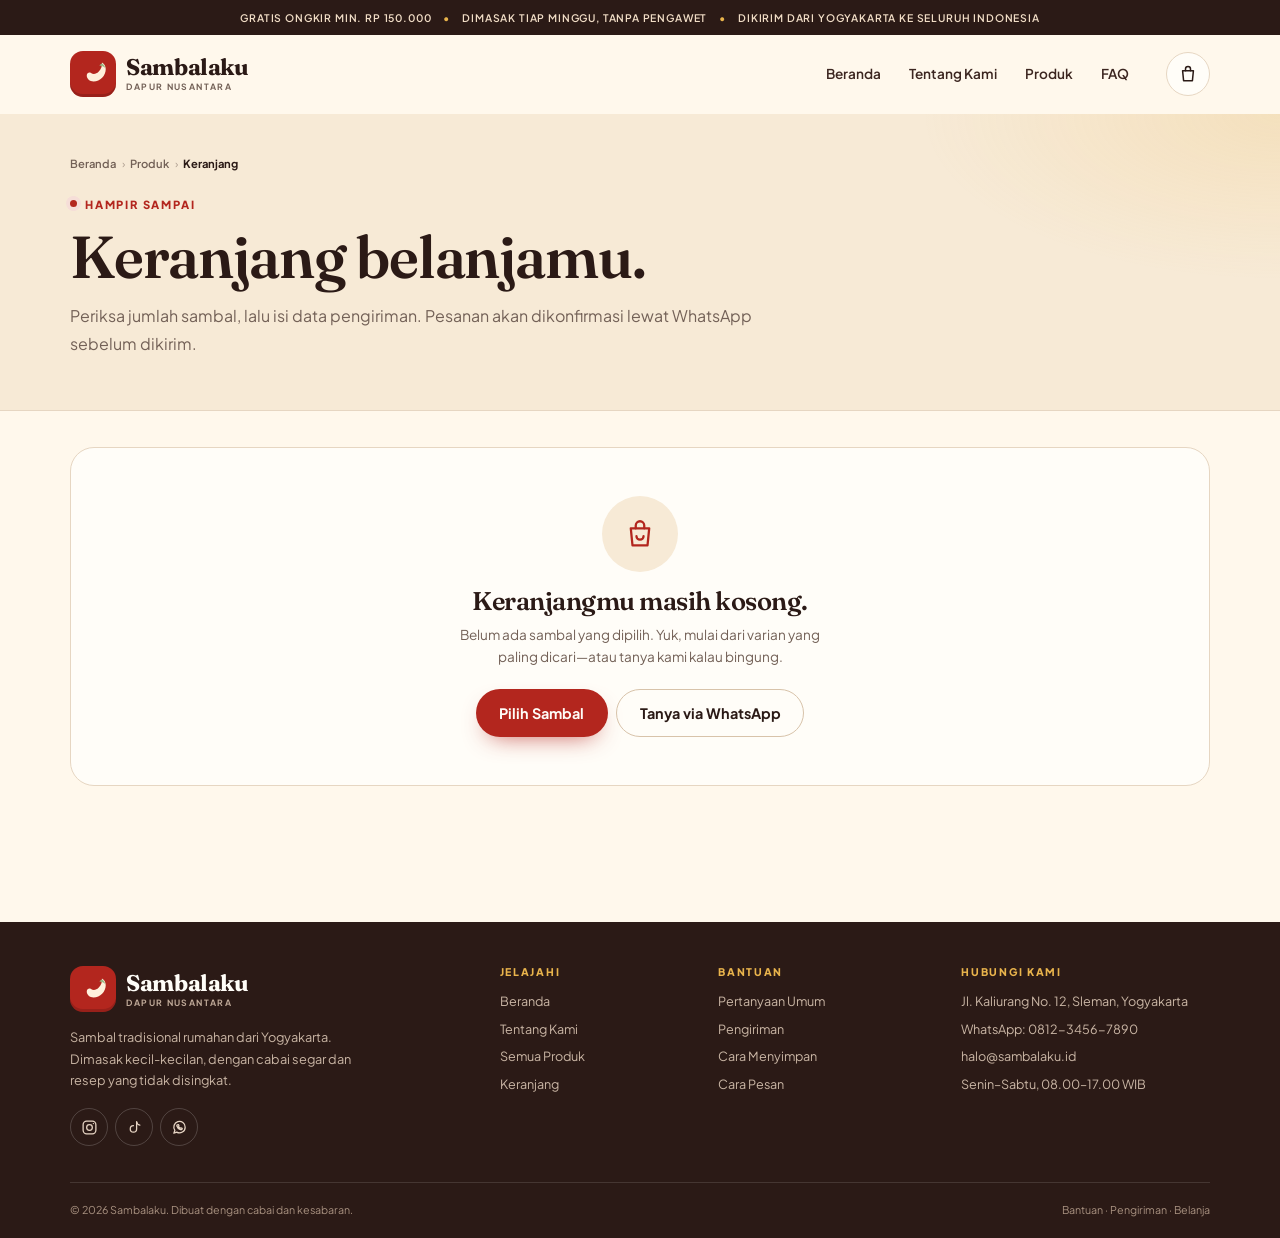
<file: keranjang.html>
<!DOCTYPE html>
<html lang="id">
<head>
  <meta charset="UTF-8">
  <meta name="viewport" content="width=device-width, initial-scale=1">
  <title>Keranjang Belanja — Sambalaku</title>
  <meta name="description" content="Periksa sambal pilihanmu, atur jumlah, dan isi data pengiriman. Gratis ongkir untuk pesanan min. Rp 150.000.">
  <meta name="theme-color" content="#b3261e">
  <meta name="robots" content="noindex">
  <link rel="icon" href="assets/img/favicon-sambal.svg" type="image/svg+xml">
  <link rel="preconnect" href="https://fonts.googleapis.com">
  <link rel="preconnect" href="https://fonts.gstatic.com" crossorigin>
  <link href="https://fonts.googleapis.com/css2?family=Fraunces:ital,opsz,wght@0,9..144,500;0,9..144,600;0,9..144,700;1,9..144,500&family=Plus+Jakarta+Sans:wght@400;500;600;700;800&display=swap" rel="stylesheet">
  <link rel="stylesheet" href="style.css">
</head>
<body data-page="keranjang">
  <a class="skip-link" href="#main">Lewati ke konten utama</a>

  <div class="topbar" role="region" aria-label="Informasi toko">
    <div class="container topbar-inner">
      <span>Gratis ongkir min. Rp 150.000</span>
      <span class="topbar-dot" aria-hidden="true">•</span>
      <span>Dimasak tiap minggu, tanpa pengawet</span>
      <span class="topbar-dot topbar-long" aria-hidden="true">•</span>
      <span class="topbar-long">Dikirim dari Yogyakarta ke seluruh Indonesia</span>
    </div>
  </div>

  <header class="site-header" data-header>
    <div class="container header-inner">
      <a class="brand" href="index.html" aria-label="Sambalaku — beranda">
        <span class="brand-mark" aria-hidden="true">
          <svg viewBox="0 0 64 64" focusable="false">
            <path d="M16 37c0-6 6-9 10-6 6 4 13 2 18-3 6-6 9-14 8-22 6 3 9 9 9 16 0 15-13 29-29 29-9 0-16-6-16-14Z" fill="#fff1dc"/>
            <path d="M52 8c4 2 7 6 8 11-4-4-9-6-14-6 1-2 3-4 6-5Z" fill="#9ab884"/>
          </svg>
        </span>
        <span class="brand-text">Sambalaku<small>dapur nusantara</small></span>
      </a>

      <nav class="main-nav" id="main-nav" aria-label="Navigasi utama">
        <a href="index.html">Beranda</a>
        <a href="tentang.html">Tentang Kami</a>
        <a href="produk.html">Produk</a>
        <a href="faq.html">FAQ</a>
      </nav>

      <div class="header-actions">
        <a class="cart-link" href="keranjang.html" aria-label="Keranjang belanja, kosong">
          <svg viewBox="0 0 24 24" fill="none" stroke="currentColor" stroke-width="1.8" stroke-linecap="round" stroke-linejoin="round" aria-hidden="true" focusable="false">
            <path d="M5.5 8h13l-1.2 12H6.7L5.5 8Z"/>
            <path d="M9 8V6a3 3 0 0 1 6 0v2"/>
          </svg>
          <span class="cart-count" data-cart-count aria-hidden="true" hidden>0</span>
        </a>
        <button class="nav-toggle" type="button" data-nav-toggle aria-expanded="false" aria-controls="main-nav" aria-label="Buka menu navigasi">
          <span></span><span></span><span></span>
        </button>
      </div>
    </div>
  </header>

  <main id="main">
    <!-- JUDUL HALAMAN -->
    <section class="page-hero" aria-labelledby="judul-keranjang">
      <div class="container">
        <nav class="breadcrumb" aria-label="Breadcrumb">
          <a href="index.html">Beranda</a>
          <span class="sep" aria-hidden="true">›</span>
          <a href="produk.html">Produk</a>
          <span class="sep" aria-hidden="true">›</span>
          <span aria-current="page">Keranjang</span>
        </nav>
        <p class="eyebrow">Hampir sampai</p>
        <h1 id="judul-keranjang">Keranjang belanjamu.</h1>
        <p class="lead">Periksa jumlah sambal, lalu isi data pengiriman. Pesanan akan dikonfirmasi lewat WhatsApp sebelum dikirim.</p>
      </div>
    </section>

    <section class="cart-page" aria-label="Isi keranjang dan checkout">
      <div class="container">
        <!-- Keranjang terisi (ditampilkan oleh script.js) -->
        <div class="cart-layout" data-cart-layout hidden>
          <section class="cart-panel" aria-labelledby="judul-produk-keranjang">
            <div class="cart-panel-head">
              <h2 id="judul-produk-keranjang">Produk</h2>
              <span data-cart-count-label>0 item</span>
            </div>
            <div data-cart-items></div>
          </section>

          <section class="cart-summary" aria-labelledby="judul-ringkasan">
            <h2 id="judul-ringkasan">Ringkasan pesanan</h2>

            <div class="shipping-meter">
              <p data-meter-text>Tambah <strong>Rp 150.000</strong> lagi untuk gratis ongkir.</p>
              <div class="meter" role="progressbar" aria-label="Progres gratis ongkir" aria-valuemin="0" aria-valuemax="150000" aria-valuenow="0">
                <div class="meter-bar" data-meter-bar></div>
              </div>
            </div>

            <div class="summary-row">
              <span>Subtotal</span>
              <span data-summary-subtotal>Rp 0</span>
            </div>
            <div class="summary-row">
              <span>Ongkir</span>
              <span data-summary-shipping>Rp 0</span>
            </div>
            <div class="summary-total">
              <span>Total</span>
              <strong data-summary-total>Rp 0</strong>
            </div>

            <a class="btn btn-primary btn-block" href="#checkout">
              Lanjut ke pengiriman
              <svg viewBox="0 0 24 24" fill="none" stroke="currentColor" stroke-width="2" stroke-linecap="round" stroke-linejoin="round" aria-hidden="true" focusable="false"><path d="M5 12h14M13 6l6 6-6 6"/></svg>
            </a>
            <p class="summary-note">Ongkir otomatis. Gratis untuk pesanan minimal Rp 150.000.</p>
            <p class="trust-note">
              <svg viewBox="0 0 24 24" fill="none" stroke="currentColor" stroke-width="2" stroke-linecap="round" stroke-linejoin="round" aria-hidden="true" focusable="false"><rect x="4" y="10" width="16" height="11" rx="2"/><path d="M8 10V7a4 4 0 0 1 8 0v3"/></svg>
              Tanpa pembayaran otomatis · konfirmasi via WhatsApp
            </p>
          </section>
        </div>

        <!-- Keranjang kosong -->
        <div class="cart-empty" data-cart-empty hidden>
          <span class="empty-icon" aria-hidden="true">
            <svg viewBox="0 0 24 24" fill="none" stroke="currentColor" stroke-width="1.6" stroke-linecap="round" stroke-linejoin="round" focusable="false">
              <path d="M5.5 8h13l-1.2 12H6.7L5.5 8Z"/>
              <path d="M9 8V6a3 3 0 0 1 6 0v2"/>
              <path d="M9.5 13.5c0 1.4 1.1 2.5 2.5 2.5s2.5-1.1 2.5-2.5"/>
            </svg>
          </span>
          <h2>Keranjangmu masih kosong.</h2>
          <p>Belum ada sambal yang dipilih. Yuk, mulai dari varian yang paling dicari—atau tanya kami kalau bingung.</p>
          <div class="success-actions">
            <a class="btn btn-primary" href="produk.html">Pilih Sambal</a>
            <a class="btn btn-outline" href="#" data-wa>Tanya via WhatsApp</a>
          </div>
        </div>

        <!-- FORM CHECKOUT (tampil jika keranjang berisi) -->
        <div class="checkout" id="checkout" data-checkout hidden>
          <h2>Data pengiriman</h2>
          <p>Isi data dengan lengkap. Kami akan menghubungi nomor WhatsApp-mu untuk mengonfirmasi pesanan dan ongkir akhir.</p>

          <form class="checkout-form" data-checkout-form>
            <div class="form-grid">
              <div class="field">
                <label for="nama">Nama lengkap</label>
                <input id="nama" name="nama" type="text" autocomplete="name" placeholder="Contoh: Sari Wulandari" required>
              </div>
              <div class="field">
                <label for="telepon">Nomor WhatsApp</label>
                <input id="telepon" name="telepon" type="tel" inputmode="tel" autocomplete="tel" pattern="[0-9+\-\s()]{8,20}" placeholder="08xx xxxx xxxx" required>
                <span class="field-hint">Aktif dan bisa menerima pesan WhatsApp.</span>
              </div>
              <div class="field field--full">
                <label for="kota">Kota / kabupaten</label>
                <input id="kota" name="kota" type="text" autocomplete="address-level2" placeholder="Contoh: Sleman, Yogyakarta" required>
              </div>
              <div class="field field--full">
                <label for="alamat">Alamat lengkap</label>
                <textarea id="alamat" name="alamat" autocomplete="street-address" placeholder="Nama jalan, nomor rumah, RT/RW, kelurahan, kecamatan, kode pos" required></textarea>
              </div>
              <div class="field field--full">
                <label for="catatan">Catatan untuk penjual <span class="optional">(opsional)</span></label>
                <textarea id="catatan" name="catatan" placeholder="Contoh: tolong dikirim setelah tanggal 20, atau minta level pedas ekstra."></textarea>
              </div>
              <div class="field field--full">
                <p class="field-label">Metode pembayaran</p>
                <div class="radio-group" role="radiogroup" aria-label="Metode pembayaran">
                  <label class="radio-card">
                    <input type="radio" name="pembayaran" value="transfer" checked required>
                    Transfer bank
                  </label>
                  <label class="radio-card">
                    <input type="radio" name="pembayaran" value="qris">
                    QRIS
                  </label>
                  <label class="radio-card">
                    <input type="radio" name="pembayaran" value="cod">
                    Bayar di tempat (COD)
                  </label>
                </div>
              </div>
            </div>

            <div class="checkout-actions">
              <button class="btn btn-primary" type="submit">
                Buat Pesanan
                <svg viewBox="0 0 24 24" fill="none" stroke="currentColor" stroke-width="2" stroke-linecap="round" stroke-linejoin="round" aria-hidden="true" focusable="false"><path d="M5 12h14M13 6l6 6-6 6"/></svg>
              </button>
              <p class="demo-note">Situs demo: pesanan tidak dikirim ke mana pun dan tidak ada pembayaran yang diproses. Data yang diisi hanya tersimpan di halaman ini.</p>
            </div>
          </form>
        </div>

        <!-- KONFIRMASI PESANAN (simulasi) -->
        <div class="checkout-success" data-checkout-success role="status" aria-live="polite">
          <span class="success-icon" aria-hidden="true">
            <svg viewBox="0 0 24 24" fill="none" stroke="currentColor" stroke-width="2.5" stroke-linecap="round" stroke-linejoin="round" focusable="false"><path d="m5 12 4.5 4.5L19 7"/></svg>
          </span>
          <h2>Pesanan diterima, <span data-order-name>Kak</span>!</h2>
          <p>Terima kasih sudah memilih Sambalaku. Kami akan menghubungi kamu lewat WhatsApp untuk konfirmasi pembayaran, ongkir akhir, dan jadwal kirim.</p>
          <div class="order-box">
            <span>Kode pesanan</span>
            <strong data-order-code>SBK-000000</strong>
            <span>Total pesanan</span>
            <strong data-order-total>Rp 0</strong>
          </div>
          <div class="success-actions">
            <a class="btn btn-primary" href="produk.html">Belanja Lagi</a>
            <a class="btn btn-outline" href="#" data-wa data-wa-pesan="Halo Sambalaku! Saya baru membuat pesanan di website. Berikut kode pesanan saya: ">Konfirmasi via WhatsApp</a>
          </div>
          <p class="summary-note">Ini konfirmasi simulasi untuk situs statis. Tidak ada transaksi nyata yang terjadi.</p>
        </div>
      </div>
    </section>
  </main>

  <footer class="site-footer">
    <div class="container">
      <div class="footer-grid">
        <div class="footer-brand">
          <a class="brand" href="index.html" aria-label="Sambalaku — beranda">
            <span class="brand-mark" aria-hidden="true">
              <svg viewBox="0 0 64 64" focusable="false">
                <path d="M16 37c0-6 6-9 10-6 6 4 13 2 18-3 6-6 9-14 8-22 6 3 9 9 9 16 0 15-13 29-29 29-9 0-16-6-16-14Z" fill="#fff1dc"/>
                <path d="M52 8c4 2 7 6 8 11-4-4-9-6-14-6 1-2 3-4 6-5Z" fill="#9ab884"/>
              </svg>
            </span>
            <span class="brand-text">Sambalaku<small>dapur nusantara</small></span>
          </a>
          <p>Sambal tradisional rumahan dari Yogyakarta. Dimasak kecil-kecilan, dengan cabai segar dan resep yang tidak disingkat.</p>
          <div class="socials" aria-label="Media sosial Sambalaku">
            <a href="https://www.instagram.com/" target="_blank" rel="noopener" aria-label="Instagram Sambalaku">
              <svg viewBox="0 0 24 24" fill="none" stroke="currentColor" stroke-width="1.8" aria-hidden="true" focusable="false"><rect x="3" y="3" width="18" height="18" rx="5"/><circle cx="12" cy="12" r="4"/><circle cx="17.5" cy="6.5" r="1" fill="currentColor" stroke="none"/></svg>
            </a>
            <a href="https://www.tiktok.com/" target="_blank" rel="noopener" aria-label="TikTok Sambalaku">
              <svg viewBox="0 0 24 24" fill="none" stroke="currentColor" stroke-width="1.8" stroke-linecap="round" stroke-linejoin="round" aria-hidden="true" focusable="false"><path d="M15 4v10a4.5 4.5 0 1 1-4.5-4.5"/><path d="M15 4c.5 2.6 2.1 4.2 4.5 4.6"/></svg>
            </a>
            <a href="#" data-wa aria-label="WhatsApp Sambalaku">
              <svg viewBox="0 0 24 24" fill="none" stroke="currentColor" stroke-width="1.8" stroke-linecap="round" stroke-linejoin="round" aria-hidden="true" focusable="false"><path d="M20 11.5a8 8 0 0 1-11.9 7L4 20l1.5-4A8 8 0 1 1 20 11.5Z"/><path d="M9 8.5c.2-.5.5-.6.9-.6h.6l.8 1.9-.7.9c.5 1 1.4 1.9 2.4 2.4l.9-.7 1.9.8v.6c0 .4-.2.7-.6.9-.5.3-1.2.4-1.9.2-2-.5-4.4-2.9-5-5-.2-.6-.1-1.1.2-1.4Z"/></svg>
            </a>
          </div>
        </div>
        <div class="footer-col">
          <h2>Jelajahi</h2>
          <div class="footer-links">
            <a href="index.html">Beranda</a>
            <a href="tentang.html">Tentang Kami</a>
            <a href="produk.html">Semua Produk</a>
            <a href="keranjang.html">Keranjang</a>
          </div>
        </div>
        <div class="footer-col">
          <h2>Bantuan</h2>
          <div class="footer-links">
            <a href="faq.html">Pertanyaan Umum</a>
            <a href="faq.html#pengiriman">Pengiriman</a>
            <a href="faq.html#penyimpanan">Cara Menyimpan</a>
            <a href="keranjang.html#checkout">Cara Pesan</a>
          </div>
        </div>
        <div class="footer-col">
          <h2>Hubungi Kami</h2>
          <div class="footer-links">
            <p>Jl. Kaliurang No. 12, Sleman, Yogyakarta</p>
            <a href="#" data-wa>WhatsApp: 0812-3456-7890</a>
            <a href="#" data-email>halo@sambalaku.id</a>
            <p>Senin–Sabtu, 08.00–17.00 WIB</p>
          </div>
        </div>
      </div>
      <div class="footer-bottom">
        <p>&copy; <span data-year>2026</span> Sambalaku. Dibuat dengan cabai dan kesabaran.</p>
        <p><a href="faq.html">Bantuan</a> · <a href="faq.html#pengiriman">Pengiriman</a> · <a href="produk.html">Belanja</a></p>
      </div>
    </div>
  </footer>

  <script src="script.js" defer></script>
</body>
</html>
</file>
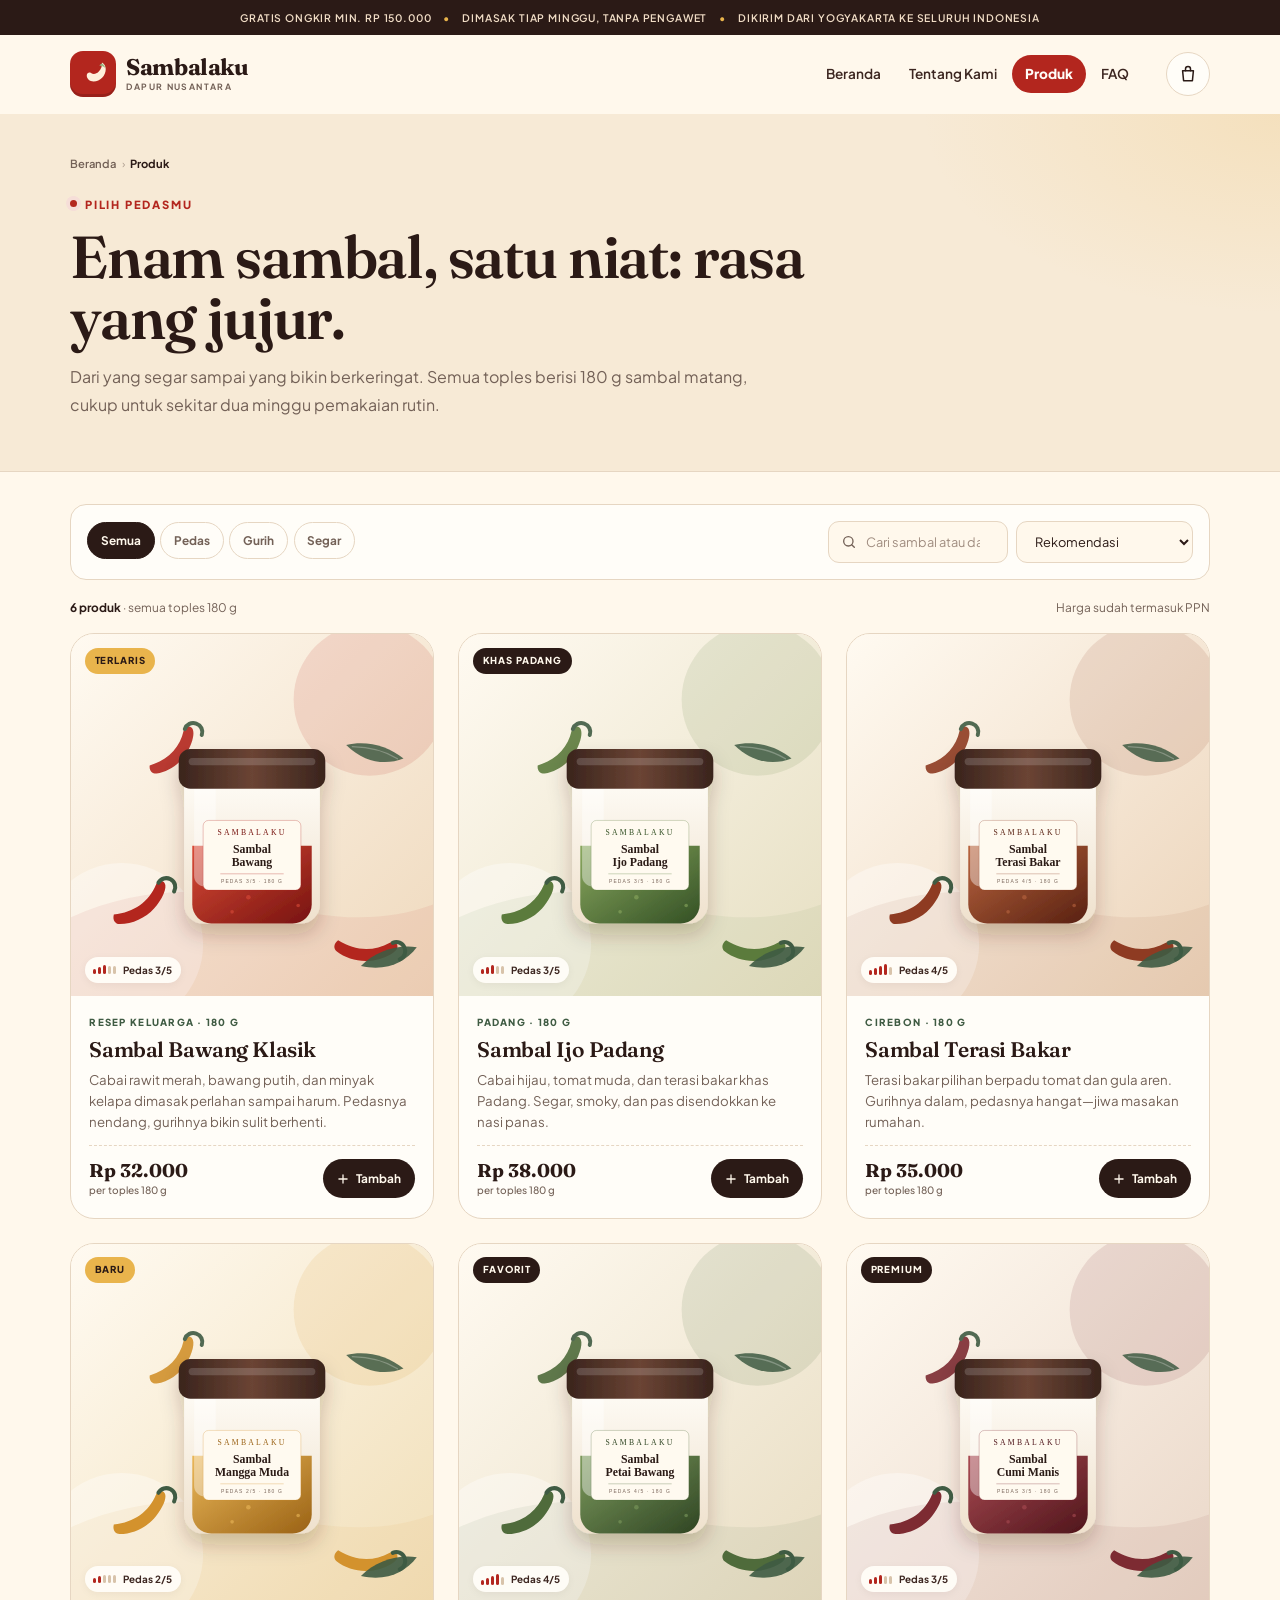
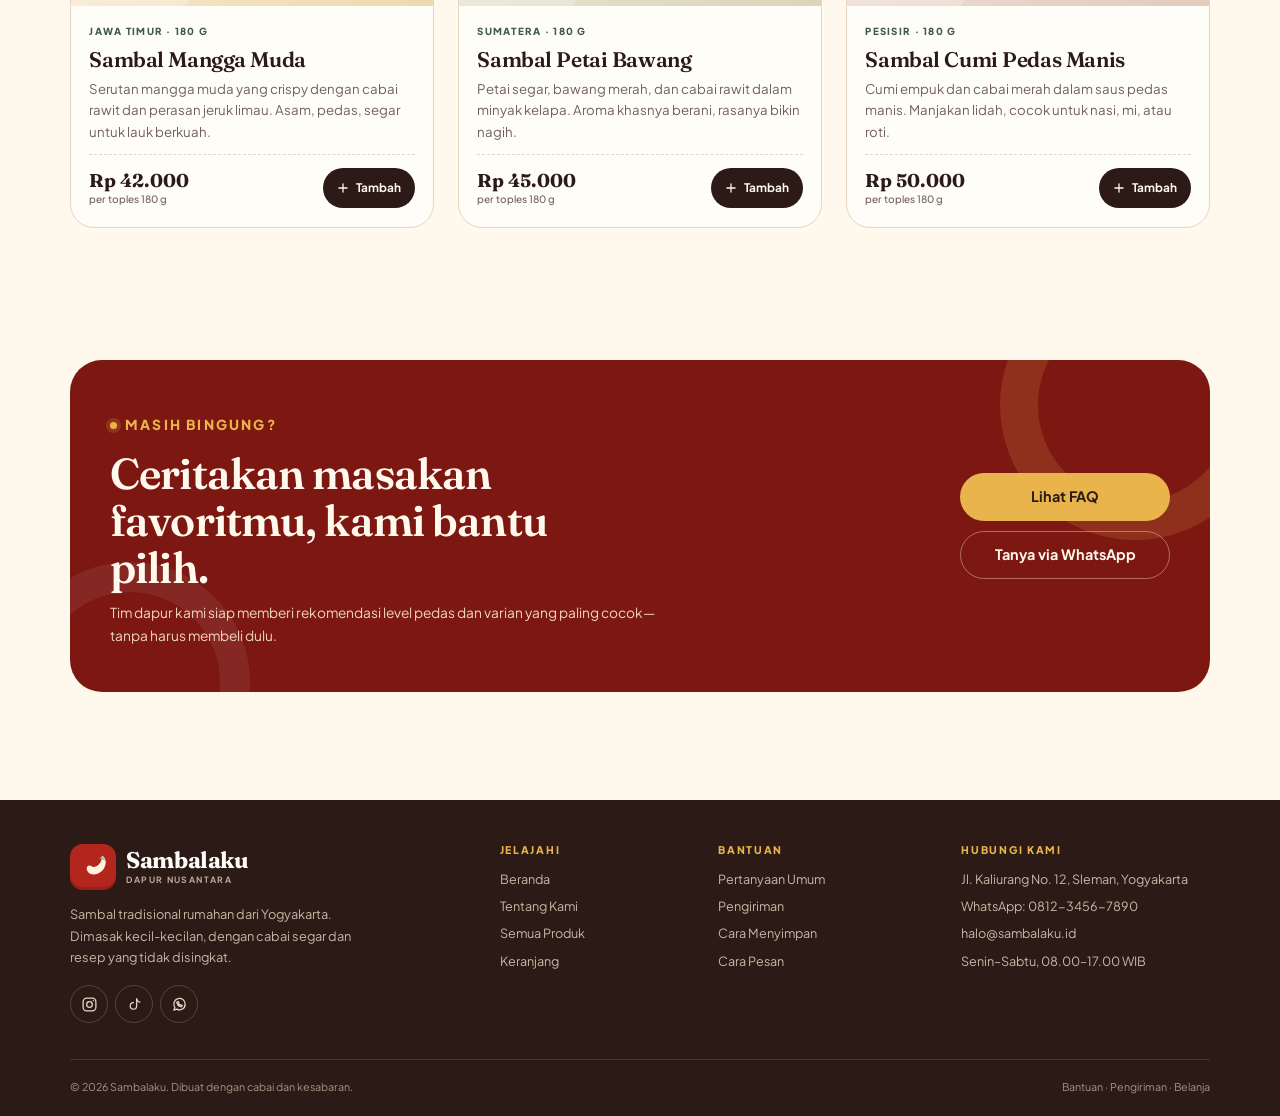
<file: produk.html>
<!DOCTYPE html>
<html lang="id">
<head>
  <meta charset="UTF-8">
  <meta name="viewport" content="width=device-width, initial-scale=1">
  <title>Produk Sambal — Sambalaku</title>
  <meta name="description" content="Pilih dari enam sambal tradisional Nusantara: bawang, ijo Padang, terasi bakar, mangga muda, petai, dan cumi pedas manis. Harga mulai Rp 32.000.">
  <meta name="theme-color" content="#b3261e">
  <meta property="og:type" content="website">
  <meta property="og:title" content="Produk Sambal Tradisional — Sambalaku">
  <meta property="og:description" content="Enam resep sambal Nusantara, dimasak batch kecil tanpa pengawet. Temukan level pedas favoritmu.">
  <meta property="og:image" content="assets/img/hero-sambal.svg">
  <link rel="icon" href="assets/img/favicon-sambal.svg" type="image/svg+xml">
  <link rel="preconnect" href="https://fonts.googleapis.com">
  <link rel="preconnect" href="https://fonts.gstatic.com" crossorigin>
  <link href="https://fonts.googleapis.com/css2?family=Fraunces:ital,opsz,wght@0,9..144,500;0,9..144,600;0,9..144,700;1,9..144,500&family=Plus+Jakarta+Sans:wght@400;500;600;700;800&display=swap" rel="stylesheet">
  <link rel="stylesheet" href="style.css">
</head>
<body data-page="produk">
  <a class="skip-link" href="#main">Lewati ke konten utama</a>

  <div class="topbar" role="region" aria-label="Informasi toko">
    <div class="container topbar-inner">
      <span>Gratis ongkir min. Rp 150.000</span>
      <span class="topbar-dot" aria-hidden="true">•</span>
      <span>Dimasak tiap minggu, tanpa pengawet</span>
      <span class="topbar-dot topbar-long" aria-hidden="true">•</span>
      <span class="topbar-long">Dikirim dari Yogyakarta ke seluruh Indonesia</span>
    </div>
  </div>

  <header class="site-header" data-header>
    <div class="container header-inner">
      <a class="brand" href="index.html" aria-label="Sambalaku — beranda">
        <span class="brand-mark" aria-hidden="true">
          <svg viewBox="0 0 64 64" focusable="false">
            <path d="M16 37c0-6 6-9 10-6 6 4 13 2 18-3 6-6 9-14 8-22 6 3 9 9 9 16 0 15-13 29-29 29-9 0-16-6-16-14Z" fill="#fff1dc"/>
            <path d="M52 8c4 2 7 6 8 11-4-4-9-6-14-6 1-2 3-4 6-5Z" fill="#9ab884"/>
          </svg>
        </span>
        <span class="brand-text">Sambalaku<small>dapur nusantara</small></span>
      </a>

      <nav class="main-nav" id="main-nav" aria-label="Navigasi utama">
        <a href="index.html">Beranda</a>
        <a href="tentang.html">Tentang Kami</a>
        <a href="produk.html" aria-current="page">Produk</a>
        <a href="faq.html">FAQ</a>
      </nav>

      <div class="header-actions">
        <a class="cart-link" href="keranjang.html" aria-label="Keranjang belanja, kosong">
          <svg viewBox="0 0 24 24" fill="none" stroke="currentColor" stroke-width="1.8" stroke-linecap="round" stroke-linejoin="round" aria-hidden="true" focusable="false">
            <path d="M5.5 8h13l-1.2 12H6.7L5.5 8Z"/>
            <path d="M9 8V6a3 3 0 0 1 6 0v2"/>
          </svg>
          <span class="cart-count" data-cart-count aria-hidden="true" hidden>0</span>
        </a>
        <button class="nav-toggle" type="button" data-nav-toggle aria-expanded="false" aria-controls="main-nav" aria-label="Buka menu navigasi">
          <span></span><span></span><span></span>
        </button>
      </div>
    </div>
  </header>

  <main id="main">
    <!-- JUDUL HALAMAN -->
    <section class="page-hero" aria-labelledby="judul-produk">
      <div class="container">
        <nav class="breadcrumb" aria-label="Breadcrumb">
          <a href="index.html">Beranda</a>
          <span class="sep" aria-hidden="true">›</span>
          <span aria-current="page">Produk</span>
        </nav>
        <p class="eyebrow">Pilih pedasmu</p>
        <h1 id="judul-produk">Enam sambal, satu niat: rasa yang jujur.</h1>
        <p class="lead">Dari yang segar sampai yang bikin berkeringat. Semua toples berisi 180 g sambal matang, cukup untuk sekitar dua minggu pemakaian rutin.</p>
      </div>
    </section>

    <!-- KATALOG -->
    <section class="catalog" aria-labelledby="judul-katalog">
      <div class="container">
        <h2 id="judul-katalog" class="sr-only">Katalog produk sambal</h2>
        <div class="catalog-toolbar">
          <div class="filter-group" role="group" aria-label="Filter kategori sambal">
            <button class="filter-btn is-active" type="button" data-filter="semua" aria-pressed="true">Semua</button>
            <button class="filter-btn" type="button" data-filter="pedas" aria-pressed="false">Pedas</button>
            <button class="filter-btn" type="button" data-filter="gurih" aria-pressed="false">Gurih</button>
            <button class="filter-btn" type="button" data-filter="segar" aria-pressed="false">Segar</button>
          </div>
          <div class="toolbar-row">
            <label class="search-field">
              <span class="sr-only">Cari produk</span>
              <svg viewBox="0 0 24 24" fill="none" stroke="currentColor" stroke-width="2" stroke-linecap="round" aria-hidden="true" focusable="false"><circle cx="11" cy="11" r="7"/><path d="m20 20-4-4"/></svg>
              <input type="search" data-search placeholder="Cari sambal atau daerah..." autocomplete="off">
            </label>
            <label class="sr-only" for="urutkan">Urutkan produk</label>
            <select class="sort-select" id="urutkan" data-sort>
              <option value="unggulan">Rekomendasi</option>
              <option value="harga-naik">Harga terendah</option>
              <option value="harga-turun">Harga tertinggi</option>
              <option value="pedas">Paling pedas</option>
            </select>
          </div>
        </div>

        <div class="catalog-meta">
          <p><strong data-result-count>6 produk</strong> · semua toples 180 g</p>
          <p>Harga sudah termasuk PPN</p>
        </div>

        <!-- Kartu produk diisi oleh script.js -->
        <div class="product-grid" data-product-list aria-live="polite"></div>

        <div class="catalog-empty" data-catalog-empty hidden>
          <h2>Belum ketemu sambalnya.</h2>
          <p>Coba kata kunci lain atau lihat semua varian yang tersedia.</p>
          <button class="btn btn-primary btn-sm" type="button" data-reset-filter>Reset filter</button>
        </div>

        <noscript>
          <p class="lead">Katalog membutuhkan JavaScript. Silakan aktifkan JavaScript atau hubungi kami lewat WhatsApp untuk memesan langsung.</p>
        </noscript>
      </div>
    </section>

    <!-- BANTUAN MEMILIH -->
    <section class="section section--tight" aria-labelledby="judul-bantu">
      <div class="container">
        <div class="cta-band">
          <div>
            <p class="eyebrow">Masih bingung?</p>
            <h2 id="judul-bantu">Ceritakan masakan favoritmu, kami bantu pilih.</h2>
            <p>Tim dapur kami siap memberi rekomendasi level pedas dan varian yang paling cocok—tanpa harus membeli dulu.</p>
          </div>
          <div class="cta-actions">
            <a class="btn btn-light" href="faq.html">Lihat FAQ</a>
            <a class="btn btn-outline" href="#" data-wa>Tanya via WhatsApp</a>
          </div>
        </div>
      </div>
    </section>
  </main>

  <footer class="site-footer">
    <div class="container">
      <div class="footer-grid">
        <div class="footer-brand">
          <a class="brand" href="index.html" aria-label="Sambalaku — beranda">
            <span class="brand-mark" aria-hidden="true">
              <svg viewBox="0 0 64 64" focusable="false">
                <path d="M16 37c0-6 6-9 10-6 6 4 13 2 18-3 6-6 9-14 8-22 6 3 9 9 9 16 0 15-13 29-29 29-9 0-16-6-16-14Z" fill="#fff1dc"/>
                <path d="M52 8c4 2 7 6 8 11-4-4-9-6-14-6 1-2 3-4 6-5Z" fill="#9ab884"/>
              </svg>
            </span>
            <span class="brand-text">Sambalaku<small>dapur nusantara</small></span>
          </a>
          <p>Sambal tradisional rumahan dari Yogyakarta. Dimasak kecil-kecilan, dengan cabai segar dan resep yang tidak disingkat.</p>
          <div class="socials" aria-label="Media sosial Sambalaku">
            <a href="https://www.instagram.com/" target="_blank" rel="noopener" aria-label="Instagram Sambalaku">
              <svg viewBox="0 0 24 24" fill="none" stroke="currentColor" stroke-width="1.8" aria-hidden="true" focusable="false"><rect x="3" y="3" width="18" height="18" rx="5"/><circle cx="12" cy="12" r="4"/><circle cx="17.5" cy="6.5" r="1" fill="currentColor" stroke="none"/></svg>
            </a>
            <a href="https://www.tiktok.com/" target="_blank" rel="noopener" aria-label="TikTok Sambalaku">
              <svg viewBox="0 0 24 24" fill="none" stroke="currentColor" stroke-width="1.8" stroke-linecap="round" stroke-linejoin="round" aria-hidden="true" focusable="false"><path d="M15 4v10a4.5 4.5 0 1 1-4.5-4.5"/><path d="M15 4c.5 2.6 2.1 4.2 4.5 4.6"/></svg>
            </a>
            <a href="#" data-wa aria-label="WhatsApp Sambalaku">
              <svg viewBox="0 0 24 24" fill="none" stroke="currentColor" stroke-width="1.8" stroke-linecap="round" stroke-linejoin="round" aria-hidden="true" focusable="false"><path d="M20 11.5a8 8 0 0 1-11.9 7L4 20l1.5-4A8 8 0 1 1 20 11.5Z"/><path d="M9 8.5c.2-.5.5-.6.9-.6h.6l.8 1.9-.7.9c.5 1 1.4 1.9 2.4 2.4l.9-.7 1.9.8v.6c0 .4-.2.7-.6.9-.5.3-1.2.4-1.9.2-2-.5-4.4-2.9-5-5-.2-.6-.1-1.1.2-1.4Z"/></svg>
            </a>
          </div>
        </div>
        <div class="footer-col">
          <h2>Jelajahi</h2>
          <div class="footer-links">
            <a href="index.html">Beranda</a>
            <a href="tentang.html">Tentang Kami</a>
            <a href="produk.html">Semua Produk</a>
            <a href="keranjang.html">Keranjang</a>
          </div>
        </div>
        <div class="footer-col">
          <h2>Bantuan</h2>
          <div class="footer-links">
            <a href="faq.html">Pertanyaan Umum</a>
            <a href="faq.html#pengiriman">Pengiriman</a>
            <a href="faq.html#penyimpanan">Cara Menyimpan</a>
            <a href="keranjang.html#checkout">Cara Pesan</a>
          </div>
        </div>
        <div class="footer-col">
          <h2>Hubungi Kami</h2>
          <div class="footer-links">
            <p>Jl. Kaliurang No. 12, Sleman, Yogyakarta</p>
            <a href="#" data-wa>WhatsApp: 0812-3456-7890</a>
            <a href="#" data-email>halo@sambalaku.id</a>
            <p>Senin–Sabtu, 08.00–17.00 WIB</p>
          </div>
        </div>
      </div>
      <div class="footer-bottom">
        <p>&copy; <span data-year>2026</span> Sambalaku. Dibuat dengan cabai dan kesabaran.</p>
        <p><a href="faq.html">Bantuan</a> · <a href="faq.html#pengiriman">Pengiriman</a> · <a href="produk.html">Belanja</a></p>
      </div>
    </div>
  </footer>

  <script src="script.js" defer></script>
</body>
</html>
</file>
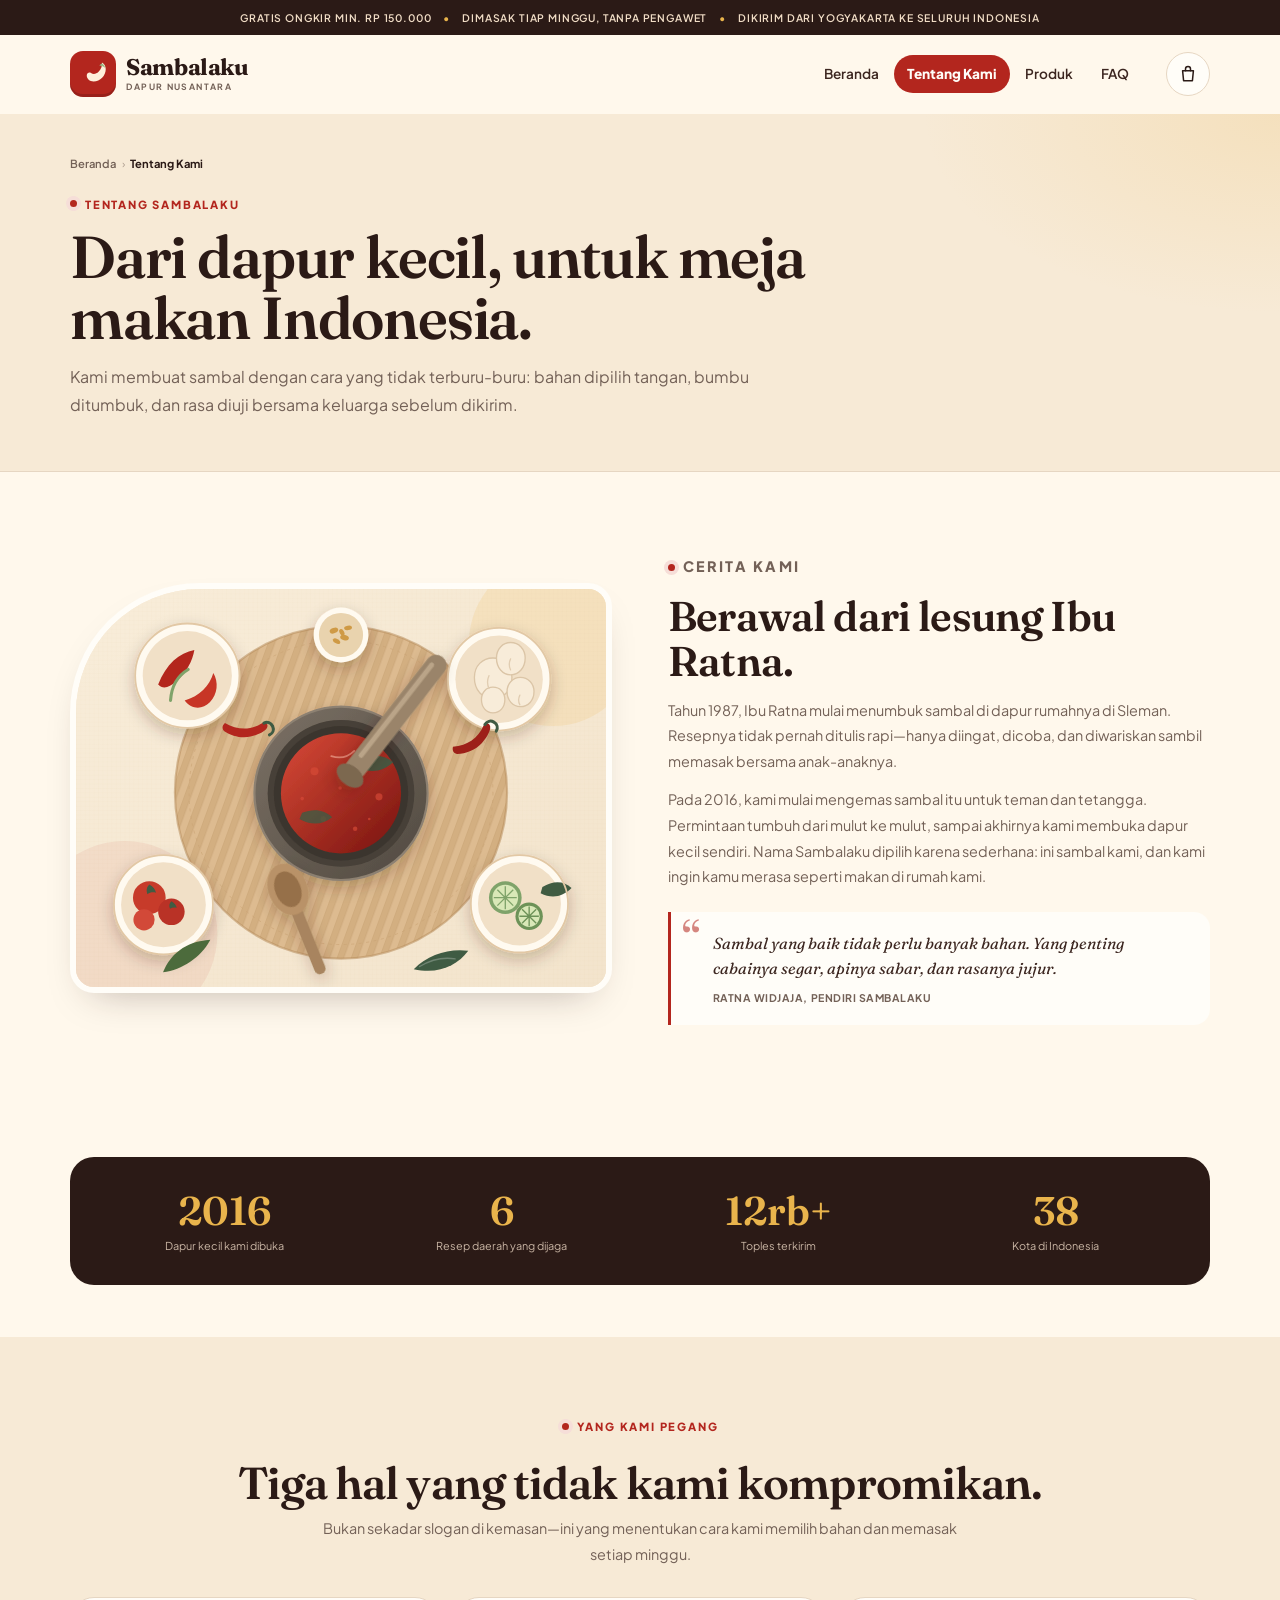
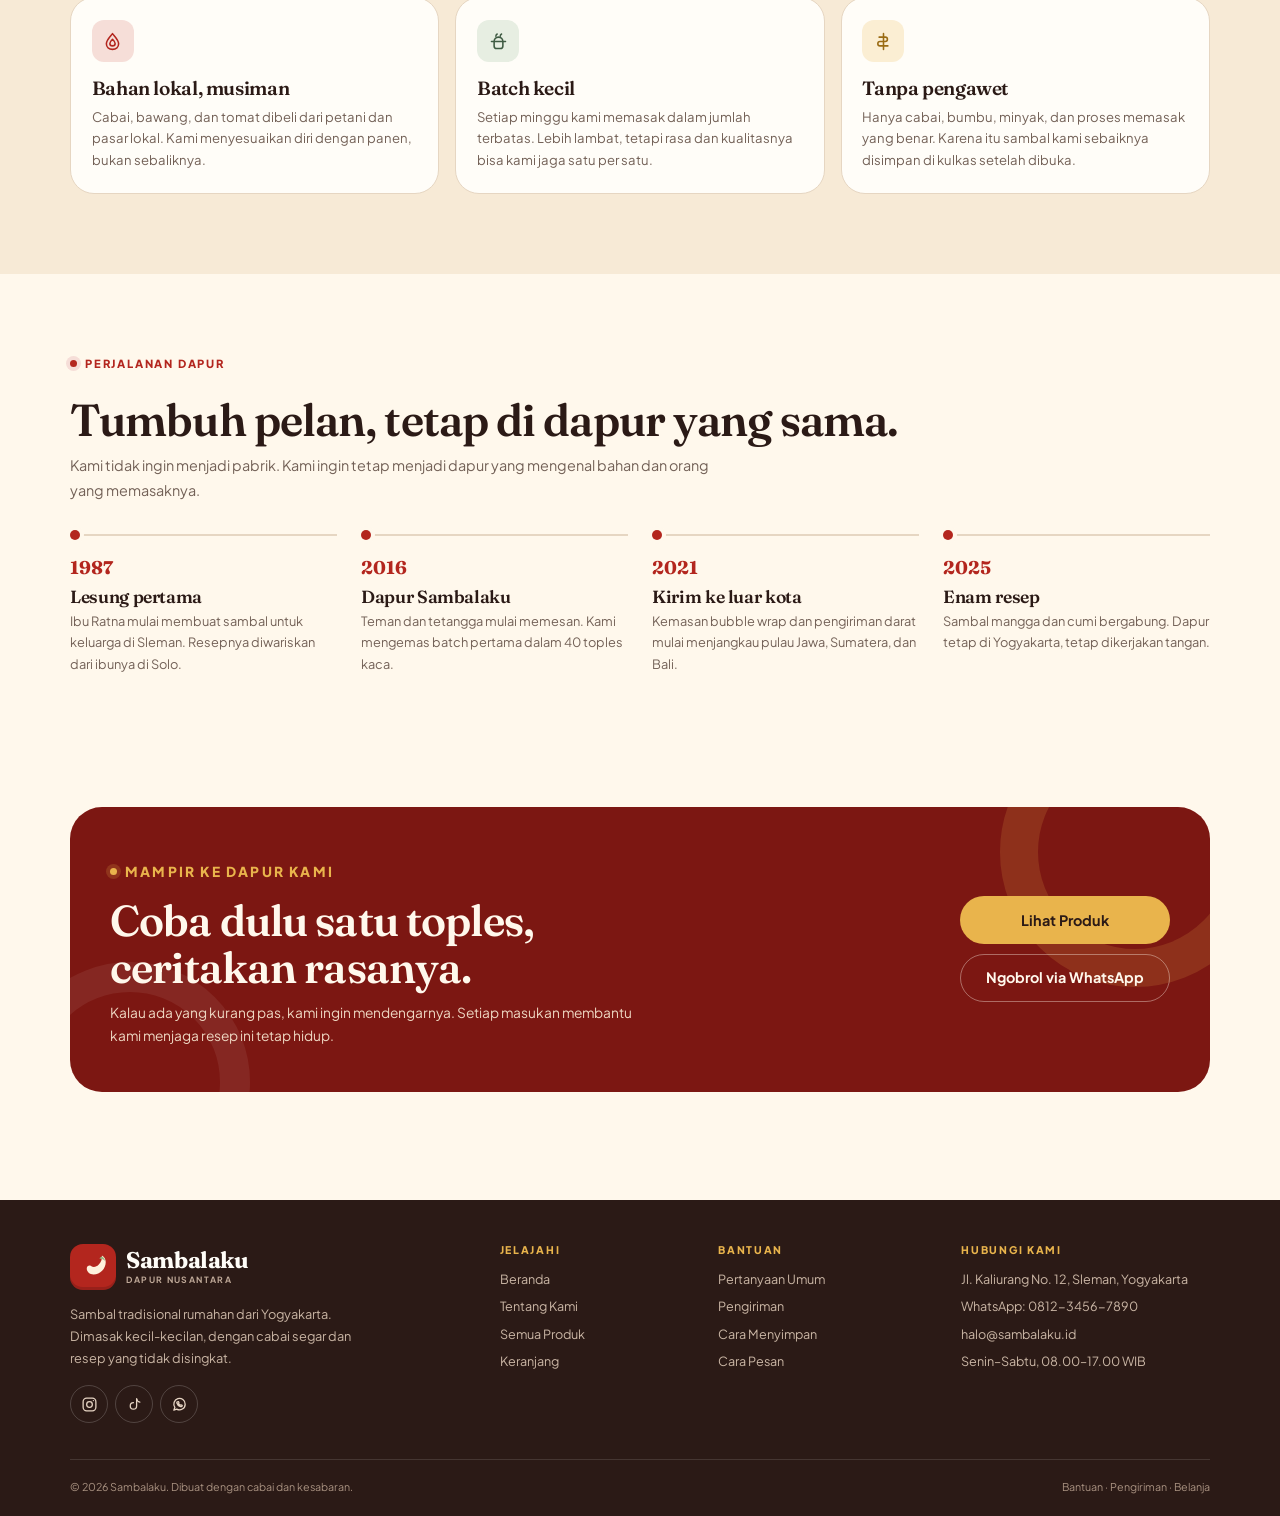
<file: tentang.html>
<!DOCTYPE html>
<html lang="id">
<head>
  <meta charset="UTF-8">
  <meta name="viewport" content="width=device-width, initial-scale=1">
  <title>Tentang Kami — Sambalaku</title>
  <meta name="description" content="Cerita Sambalaku: dari lesung Ibu Ratna di Yogyakarta menjadi sambal rumahan yang dikirim ke seluruh Indonesia. Bahan segar, batch kecil, tanpa pengawet.">
  <meta name="theme-color" content="#b3261e">
  <meta property="og:type" content="website">
  <meta property="og:title" content="Tentang Sambalaku — Dimasak Seperti untuk Keluarga">
  <meta property="og:description" content="Resep keluarga sejak 1987, dapur kecil di Yogyakarta, dan komitmen tanpa pengawet.">
  <meta property="og:image" content="assets/img/tentang-sambal.svg">
  <link rel="icon" href="assets/img/favicon-sambal.svg" type="image/svg+xml">
  <link rel="preconnect" href="https://fonts.googleapis.com">
  <link rel="preconnect" href="https://fonts.gstatic.com" crossorigin>
  <link href="https://fonts.googleapis.com/css2?family=Fraunces:ital,opsz,wght@0,9..144,500;0,9..144,600;0,9..144,700;1,9..144,500&family=Plus+Jakarta+Sans:wght@400;500;600;700;800&display=swap" rel="stylesheet">
  <link rel="stylesheet" href="style.css">
</head>
<body data-page="tentang">
  <a class="skip-link" href="#main">Lewati ke konten utama</a>

  <div class="topbar" role="region" aria-label="Informasi toko">
    <div class="container topbar-inner">
      <span>Gratis ongkir min. Rp 150.000</span>
      <span class="topbar-dot" aria-hidden="true">•</span>
      <span>Dimasak tiap minggu, tanpa pengawet</span>
      <span class="topbar-dot topbar-long" aria-hidden="true">•</span>
      <span class="topbar-long">Dikirim dari Yogyakarta ke seluruh Indonesia</span>
    </div>
  </div>

  <header class="site-header" data-header>
    <div class="container header-inner">
      <a class="brand" href="index.html" aria-label="Sambalaku — beranda">
        <span class="brand-mark" aria-hidden="true">
          <svg viewBox="0 0 64 64" focusable="false">
            <path d="M16 37c0-6 6-9 10-6 6 4 13 2 18-3 6-6 9-14 8-22 6 3 9 9 9 16 0 15-13 29-29 29-9 0-16-6-16-14Z" fill="#fff1dc"/>
            <path d="M52 8c4 2 7 6 8 11-4-4-9-6-14-6 1-2 3-4 6-5Z" fill="#9ab884"/>
          </svg>
        </span>
        <span class="brand-text">Sambalaku<small>dapur nusantara</small></span>
      </a>

      <nav class="main-nav" id="main-nav" aria-label="Navigasi utama">
        <a href="index.html">Beranda</a>
        <a href="tentang.html" aria-current="page">Tentang Kami</a>
        <a href="produk.html">Produk</a>
        <a href="faq.html">FAQ</a>
      </nav>

      <div class="header-actions">
        <a class="cart-link" href="keranjang.html" aria-label="Keranjang belanja, kosong">
          <svg viewBox="0 0 24 24" fill="none" stroke="currentColor" stroke-width="1.8" stroke-linecap="round" stroke-linejoin="round" aria-hidden="true" focusable="false">
            <path d="M5.5 8h13l-1.2 12H6.7L5.5 8Z"/>
            <path d="M9 8V6a3 3 0 0 1 6 0v2"/>
          </svg>
          <span class="cart-count" data-cart-count aria-hidden="true" hidden>0</span>
        </a>
        <button class="nav-toggle" type="button" data-nav-toggle aria-expanded="false" aria-controls="main-nav" aria-label="Buka menu navigasi">
          <span></span><span></span><span></span>
        </button>
      </div>
    </div>
  </header>

  <main id="main">
    <!-- JUDUL HALAMAN -->
    <section class="page-hero" aria-labelledby="judul-tentang">
      <div class="container">
        <nav class="breadcrumb" aria-label="Breadcrumb">
          <a href="index.html">Beranda</a>
          <span class="sep" aria-hidden="true">›</span>
          <span aria-current="page">Tentang Kami</span>
        </nav>
        <p class="eyebrow">Tentang Sambalaku</p>
        <h1 id="judul-tentang">Dari dapur kecil, untuk meja makan Indonesia.</h1>
        <p class="lead">Kami membuat sambal dengan cara yang tidak terburu-buru: bahan dipilih tangan, bumbu ditumbuk, dan rasa diuji bersama keluarga sebelum dikirim.</p>
      </div>
    </section>

    <!-- CERITA -->
    <section class="section" aria-labelledby="judul-cerita">
      <div class="container about-intro">
        <div class="about-media">
          <img src="assets/img/tentang-sambal.svg" alt="Lesung batu berisi sambal merah dikelilingi cabai, bawang putih, tomat, dan jeruk nipis" width="1200" height="900" fetchpriority="high">
        </div>
        <div class="about-copy">
          <p class="eyebrow">Cerita kami</p>
          <h2 id="judul-cerita">Berawal dari lesung Ibu Ratna.</h2>
          <p>Tahun 1987, Ibu Ratna mulai menumbuk sambal di dapur rumahnya di Sleman. Resepnya tidak pernah ditulis rapi—hanya diingat, dicoba, dan diwariskan sambil memasak bersama anak-anaknya.</p>
          <p>Pada 2016, kami mulai mengemas sambal itu untuk teman dan tetangga. Permintaan tumbuh dari mulut ke mulut, sampai akhirnya kami membuka dapur kecil sendiri. Nama Sambalaku dipilih karena sederhana: ini sambal kami, dan kami ingin kamu merasa seperti makan di rumah kami.</p>
          <div class="founder-quote">
            <p>Sambal yang baik tidak perlu banyak bahan. Yang penting cabainya segar, apinya sabar, dan rasanya jujur.</p>
            <cite>Ratna Widjaja, pendiri Sambalaku</cite>
          </div>
        </div>
      </div>
    </section>

    <!-- ANGKA -->
    <section class="section--tight" aria-label="Sambalaku dalam angka">
      <div class="container">
        <div class="stats-band">
          <div class="stat">
            <strong>2016</strong>
            <span>Dapur kecil kami dibuka</span>
          </div>
          <div class="stat">
            <strong>6</strong>
            <span>Resep daerah yang dijaga</span>
          </div>
          <div class="stat">
            <strong>12rb+</strong>
            <span>Toples terkirim</span>
          </div>
          <div class="stat">
            <strong>38</strong>
            <span>Kota di Indonesia</span>
          </div>
        </div>
      </div>
    </section>

    <!-- NILAI -->
    <section class="section section--soft" aria-labelledby="judul-nilai">
      <div class="container">
        <div class="section-head section-head--center">
          <p class="eyebrow">Yang kami pegang</p>
          <h2 id="judul-nilai">Tiga hal yang tidak kami kompromikan.</h2>
          <p class="lead">Bukan sekadar slogan di kemasan—ini yang menentukan cara kami memilih bahan dan memasak setiap minggu.</p>
        </div>
        <div class="values-grid">
          <article class="value-card">
            <span class="value-icon" aria-hidden="true">
              <svg viewBox="0 0 24 24" fill="none" stroke="currentColor" stroke-width="1.8" stroke-linecap="round" stroke-linejoin="round" focusable="false">
                <path d="M12 21c4 0 7-2.7 7-6.3 0-4.4-4.4-8.4-7-11.7-2.6 3.3-7 7.3-7 11.7C5 18.3 8 21 12 21Z"/>
                <path d="M12 17c1.7 0 3-1.2 3-2.8 0-1.7-1.6-3.3-3-4.7-1.4 1.4-3 3-3 4.7 0 1.6 1.3 2.8 3 2.8Z"/>
              </svg>
            </span>
            <h3>Bahan lokal, musiman</h3>
            <p>Cabai, bawang, dan tomat dibeli dari petani dan pasar lokal. Kami menyesuaikan diri dengan panen, bukan sebaliknya.</p>
          </article>
          <article class="value-card">
            <span class="value-icon" aria-hidden="true">
              <svg viewBox="0 0 24 24" fill="none" stroke="currentColor" stroke-width="1.8" stroke-linecap="round" stroke-linejoin="round" focusable="false">
                <path d="M4 12h16M7 12a5 5 0 0 1 10 0v5a3 3 0 0 1-3 3H10a3 3 0 0 1-3-3v-5Z"/>
                <path d="M9 6c0-1 .5-2 1.5-2.5M14 6c0-1 .5-2 1.5-2.5"/>
              </svg>
            </span>
            <h3>Batch kecil</h3>
            <p>Setiap minggu kami memasak dalam jumlah terbatas. Lebih lambat, tetapi rasa dan kualitasnya bisa kami jaga satu per satu.</p>
          </article>
          <article class="value-card">
            <span class="value-icon" aria-hidden="true">
              <svg viewBox="0 0 24 24" fill="none" stroke="currentColor" stroke-width="1.8" stroke-linecap="round" stroke-linejoin="round" focusable="false">
                <path d="M12 3v18M7 7h7a2.5 2.5 0 0 1 0 5H8a2.5 2.5 0 0 0 0 5h9"/>
              </svg>
            </span>
            <h3>Tanpa pengawet</h3>
            <p>Hanya cabai, bumbu, minyak, dan proses memasak yang benar. Karena itu sambal kami sebaiknya disimpan di kulkas setelah dibuka.</p>
          </article>
        </div>
      </div>
    </section>

    <!-- PERJALANAN -->
    <section class="section" aria-labelledby="judul-perjalanan">
      <div class="container">
        <div class="section-head">
          <p class="eyebrow">Perjalanan dapur</p>
          <h2 id="judul-perjalanan">Tumbuh pelan, tetap di dapur yang sama.</h2>
          <p class="lead">Kami tidak ingin menjadi pabrik. Kami ingin tetap menjadi dapur yang mengenal bahan dan orang yang memasaknya.</p>
        </div>
        <div class="timeline">
          <article class="timeline-item">
            <span class="timeline-year">1987</span>
            <h3>Lesung pertama</h3>
            <p>Ibu Ratna mulai membuat sambal untuk keluarga di Sleman. Resepnya diwariskan dari ibunya di Solo.</p>
          </article>
          <article class="timeline-item">
            <span class="timeline-year">2016</span>
            <h3>Dapur Sambalaku</h3>
            <p>Teman dan tetangga mulai memesan. Kami mengemas batch pertama dalam 40 toples kaca.</p>
          </article>
          <article class="timeline-item">
            <span class="timeline-year">2021</span>
            <h3>Kirim ke luar kota</h3>
            <p>Kemasan bubble wrap dan pengiriman darat mulai menjangkau pulau Jawa, Sumatera, dan Bali.</p>
          </article>
          <article class="timeline-item">
            <span class="timeline-year">2025</span>
            <h3>Enam resep</h3>
            <p>Sambal mangga dan cumi bergabung. Dapur tetap di Yogyakarta, tetap dikerjakan tangan.</p>
          </article>
        </div>
      </div>
    </section>

    <!-- CTA -->
    <section class="section section--tight">
      <div class="container">
        <div class="cta-band">
          <div>
            <p class="eyebrow">Mampir ke dapur kami</p>
            <h2>Coba dulu satu toples, ceritakan rasanya.</h2>
            <p>Kalau ada yang kurang pas, kami ingin mendengarnya. Setiap masukan membantu kami menjaga resep ini tetap hidup.</p>
          </div>
          <div class="cta-actions">
            <a class="btn btn-light" href="produk.html">Lihat Produk</a>
            <a class="btn btn-outline" href="#" data-wa>Ngobrol via WhatsApp</a>
          </div>
        </div>
      </div>
    </section>
  </main>

  <footer class="site-footer">
    <div class="container">
      <div class="footer-grid">
        <div class="footer-brand">
          <a class="brand" href="index.html" aria-label="Sambalaku — beranda">
            <span class="brand-mark" aria-hidden="true">
              <svg viewBox="0 0 64 64" focusable="false">
                <path d="M16 37c0-6 6-9 10-6 6 4 13 2 18-3 6-6 9-14 8-22 6 3 9 9 9 16 0 15-13 29-29 29-9 0-16-6-16-14Z" fill="#fff1dc"/>
                <path d="M52 8c4 2 7 6 8 11-4-4-9-6-14-6 1-2 3-4 6-5Z" fill="#9ab884"/>
              </svg>
            </span>
            <span class="brand-text">Sambalaku<small>dapur nusantara</small></span>
          </a>
          <p>Sambal tradisional rumahan dari Yogyakarta. Dimasak kecil-kecilan, dengan cabai segar dan resep yang tidak disingkat.</p>
          <div class="socials" aria-label="Media sosial Sambalaku">
            <a href="https://www.instagram.com/" target="_blank" rel="noopener" aria-label="Instagram Sambalaku">
              <svg viewBox="0 0 24 24" fill="none" stroke="currentColor" stroke-width="1.8" aria-hidden="true" focusable="false"><rect x="3" y="3" width="18" height="18" rx="5"/><circle cx="12" cy="12" r="4"/><circle cx="17.5" cy="6.5" r="1" fill="currentColor" stroke="none"/></svg>
            </a>
            <a href="https://www.tiktok.com/" target="_blank" rel="noopener" aria-label="TikTok Sambalaku">
              <svg viewBox="0 0 24 24" fill="none" stroke="currentColor" stroke-width="1.8" stroke-linecap="round" stroke-linejoin="round" aria-hidden="true" focusable="false"><path d="M15 4v10a4.5 4.5 0 1 1-4.5-4.5"/><path d="M15 4c.5 2.6 2.1 4.2 4.5 4.6"/></svg>
            </a>
            <a href="#" data-wa aria-label="WhatsApp Sambalaku">
              <svg viewBox="0 0 24 24" fill="none" stroke="currentColor" stroke-width="1.8" stroke-linecap="round" stroke-linejoin="round" aria-hidden="true" focusable="false"><path d="M20 11.5a8 8 0 0 1-11.9 7L4 20l1.5-4A8 8 0 1 1 20 11.5Z"/><path d="M9 8.5c.2-.5.5-.6.9-.6h.6l.8 1.9-.7.9c.5 1 1.4 1.9 2.4 2.4l.9-.7 1.9.8v.6c0 .4-.2.7-.6.9-.5.3-1.2.4-1.9.2-2-.5-4.4-2.9-5-5-.2-.6-.1-1.1.2-1.4Z"/></svg>
            </a>
          </div>
        </div>
        <div class="footer-col">
          <h2>Jelajahi</h2>
          <div class="footer-links">
            <a href="index.html">Beranda</a>
            <a href="tentang.html">Tentang Kami</a>
            <a href="produk.html">Semua Produk</a>
            <a href="keranjang.html">Keranjang</a>
          </div>
        </div>
        <div class="footer-col">
          <h2>Bantuan</h2>
          <div class="footer-links">
            <a href="faq.html">Pertanyaan Umum</a>
            <a href="faq.html#pengiriman">Pengiriman</a>
            <a href="faq.html#penyimpanan">Cara Menyimpan</a>
            <a href="keranjang.html#checkout">Cara Pesan</a>
          </div>
        </div>
        <div class="footer-col">
          <h2>Hubungi Kami</h2>
          <div class="footer-links">
            <p>Jl. Kaliurang No. 12, Sleman, Yogyakarta</p>
            <a href="#" data-wa>WhatsApp: 0812-3456-7890</a>
            <a href="#" data-email>halo@sambalaku.id</a>
            <p>Senin–Sabtu, 08.00–17.00 WIB</p>
          </div>
        </div>
      </div>
      <div class="footer-bottom">
        <p>&copy; <span data-year>2026</span> Sambalaku. Dibuat dengan cabai dan kesabaran.</p>
        <p><a href="faq.html">Bantuan</a> · <a href="faq.html#pengiriman">Pengiriman</a> · <a href="produk.html">Belanja</a></p>
      </div>
    </div>
  </footer>

  <script src="script.js" defer></script>
</body>
</html>
</file>
<file: style.css>
/* =========================================================================
   SAMBALAKU — style.css
   Situs statis 5 halaman. Mobile-first, tanpa framework.

   CARA CEPAT MENGUBAH TAMPILAN:
   - Warna, font, dan sudut lengkung ada di bagian :root.
   - Setiap komponen diberi komentar (header, hero, produk, keranjang, dll).
   - Titik henti responsif: 560px, 760px, 900px, 1080px.
   ========================================================================= */

/* -------------------------------------------------------------------------
   1. VARIABEL & DASAR
   ------------------------------------------------------------------------- */
:root {
  /* Palet: merah cabai, krem hangat, cokelat tua, hijau daun, kunyit */
  --merah: #b3261e;
  --merah-tua: #7c1712;
  --merah-gelap: #5a0f0c;
  --merah-lembut: #f6ded8;
  --krem: #fff8ec;
  --krem-2: #f7ead6;
  --krem-3: #f0dcc0;
  --putih: #fffdf8;
  --tinta: #2b1a16;
  --tinta-2: #3c2620;
  --muted: #736157;
  --hijau: #3f5b43;
  --hijau-lembut: #e7eee2;
  --kuning: #e9b44c;
  --kuning-lembut: #fbeed3;
  --garis: #e6d6c2;
  --garis-tua: #d8c3aa;

  --font-display: "Fraunces", "Iowan Old Style", Georgia, serif;
  --font-body: "Plus Jakarta Sans", "Segoe UI", system-ui, -apple-system, sans-serif;

  --container: 1140px;
  --radius-sm: 10px;
  --radius: 16px;
  --radius-lg: 24px;
  --radius-xl: 32px;

  --shadow-sm: 0 2px 8px rgba(43, 26, 22, 0.05);
  --shadow: 0 18px 40px -22px rgba(43, 26, 22, 0.35);
  --shadow-lg: 0 30px 60px -30px rgba(43, 26, 22, 0.45);

  --ease: cubic-bezier(0.22, 1, 0.36, 1);
}

*,
*::before,
*::after {
  box-sizing: border-box;
}

html {
  scroll-behavior: smooth;
  -webkit-text-size-adjust: 100%;
}

body {
  margin: 0;
  background: var(--krem);
  color: var(--tinta);
  font-family: var(--font-body);
  font-size: 1rem;
  line-height: 1.65;
  -webkit-font-smoothing: antialiased;
  overflow-x: hidden;
}

body.nav-open {
  overflow: hidden;
}

h1,
h2,
h3,
h4 {
  margin: 0;
  font-family: var(--font-display);
  font-weight: 600;
  line-height: 1.08;
  letter-spacing: -0.02em;
  color: var(--tinta);
}

p {
  margin: 0;
}

img,
svg {
  display: block;
  max-width: 100%;
}

img {
  height: auto;
}

a {
  color: inherit;
  text-decoration: none;
}

button,
input,
select,
textarea {
  font: inherit;
  color: inherit;
}

button {
  cursor: pointer;
}

ul,
ol {
  margin: 0;
  padding: 0;
  list-style: none;
}

::selection {
  background: var(--merah);
  color: var(--putih);
}

:focus-visible {
  outline: 3px solid var(--kuning);
  outline-offset: 3px;
}

[hidden] {
  display: none !important;
}

/* Aksesibilitas: teks hanya untuk pembaca layar */
.sr-only {
  position: absolute;
  width: 1px;
  height: 1px;
  padding: 0;
  margin: -1px;
  overflow: hidden;
  clip: rect(0 0 0 0);
  white-space: nowrap;
  border: 0;
}

.skip-link {
  position: fixed;
  top: 0.5rem;
  left: 0.5rem;
  z-index: 200;
  transform: translateY(-150%);
  background: var(--tinta);
  color: var(--krem);
  padding: 0.7rem 1rem;
  border-radius: var(--radius-sm);
  font-size: 0.85rem;
  font-weight: 700;
  transition: transform 0.2s var(--ease);
}

.skip-link:focus {
  transform: translateY(0);
}

.container {
  width: min(100% - 2.5rem, var(--container));
  margin-inline: auto;
}

.container--narrow {
  width: min(100% - 2.5rem, 820px);
  margin-inline: auto;
}

/* -------------------------------------------------------------------------
   2. TOMBOL & ELEMEN UMUM
   ------------------------------------------------------------------------- */
.btn {
  display: inline-flex;
  align-items: center;
  justify-content: center;
  gap: 0.55rem;
  padding: 0.9rem 1.4rem;
  border: 1.5px solid transparent;
  border-radius: 999px;
  font-size: 0.9rem;
  font-weight: 700;
  line-height: 1.2;
  text-align: center;
  transition: transform 0.2s var(--ease), background-color 0.2s, border-color 0.2s,
    color 0.2s, box-shadow 0.2s;
}

.btn svg {
  width: 17px;
  height: 17px;
  flex: none;
}

.btn:hover {
  transform: translateY(-2px);
}

.btn:active {
  transform: translateY(0);
}

.btn-primary {
  background: var(--merah);
  color: var(--putih);
  box-shadow: 0 10px 24px -12px rgba(179, 38, 30, 0.8);
}

.btn-primary:hover {
  background: var(--merah-tua);
}

.btn-outline {
  border-color: var(--garis-tua);
  background: transparent;
  color: var(--tinta);
}

.btn-outline:hover {
  background: var(--putih);
  border-color: var(--tinta);
}

.btn-light {
  background: var(--kuning);
  color: var(--tinta);
}

.btn-light:hover {
  background: #f2c56a;
}

.btn-block {
  width: 100%;
}

.btn-sm {
  padding: 0.65rem 1rem;
  font-size: 0.8rem;
}

.btn[disabled] {
  opacity: 0.55;
  cursor: not-allowed;
  transform: none;
}

.eyebrow {
  display: inline-flex;
  align-items: center;
  gap: 0.5rem;
  margin-bottom: 0.9rem;
  color: var(--merah);
  font-size: 0.7rem;
  font-weight: 800;
  letter-spacing: 0.16em;
  text-transform: uppercase;
}

.eyebrow::before {
  content: "";
  width: 7px;
  height: 7px;
  flex: none;
  border-radius: 50%;
  background: var(--merah);
  box-shadow: 0 0 0 4px var(--merah-lembut);
}

.lead {
  max-width: 60ch;
  color: var(--muted);
  font-size: 0.98rem;
  line-height: 1.75;
}

.hl {
  background: linear-gradient(transparent 62%, rgba(233, 180, 76, 0.55) 62%);
  padding-inline: 0.04em;
}

.link-arrow {
  display: inline-flex;
  align-items: center;
  gap: 0.4rem;
  color: var(--merah);
  font-size: 0.82rem;
  font-weight: 800;
  white-space: nowrap;
  transition: gap 0.2s var(--ease);
}

.link-arrow svg {
  width: 15px;
  height: 15px;
}

.link-arrow:hover {
  gap: 0.65rem;
}

/* -------------------------------------------------------------------------
   3. TOPBAR & HEADER
   ------------------------------------------------------------------------- */
.topbar {
  background: var(--tinta);
  color: #f1ddc6;
  font-size: 0.65rem;
  font-weight: 600;
  letter-spacing: 0.08em;
  text-transform: uppercase;
}

.topbar-inner {
  display: flex;
  flex-wrap: wrap;
  align-items: center;
  justify-content: center;
  gap: 0.35rem 0.55rem;
  padding: 0.55rem 0;
  text-align: center;
}

.topbar-dot {
  color: var(--kuning);
}

.topbar-long {
  display: none;
}

@media (min-width: 660px) {
  .topbar-inner {
    gap: 0.4rem 0.75rem;
  }

  .topbar-long {
    display: inline;
  }
}

.site-header {
  position: sticky;
  top: 0;
  z-index: 80;
  background: rgba(255, 248, 236, 0.92);
  border-bottom: 1px solid transparent;
  backdrop-filter: blur(14px);
  -webkit-backdrop-filter: blur(14px);
  transition: border-color 0.25s, box-shadow 0.25s;
}

.site-header.is-scrolled {
  border-bottom-color: var(--garis);
  box-shadow: 0 14px 30px -28px rgba(43, 26, 22, 0.8);
}

.header-inner {
  display: flex;
  align-items: center;
  gap: 0.75rem;
  min-height: 70px;
}

.brand {
  display: flex;
  align-items: center;
  gap: 0.65rem;
  margin-right: auto;
  min-width: 0;
}

.brand-mark {
  display: grid;
  place-items: center;
  width: 42px;
  height: 42px;
  flex: none;
  border-radius: 13px;
  background: var(--merah);
  box-shadow: inset 0 -3px 0 rgba(0, 0, 0, 0.15);
}

.brand-mark svg {
  width: 27px;
  height: 27px;
}

.brand-text {
  display: flex;
  flex-direction: column;
  font-family: var(--font-display);
  font-size: 1.28rem;
  font-weight: 700;
  line-height: 1;
  letter-spacing: -0.02em;
}

.brand-text small {
  margin-top: 0.28rem;
  color: var(--muted);
  font-family: var(--font-body);
  font-size: 0.54rem;
  font-weight: 700;
  letter-spacing: 0.16em;
  text-transform: uppercase;
}

.main-nav {
  display: none;
}

.site-header.nav-open .main-nav {
  position: absolute;
  top: 100%;
  left: 0;
  right: 0;
  display: grid;
  gap: 0.15rem;
  padding: 0.9rem 1.25rem 1.25rem;
  background: var(--putih);
  border-bottom: 1px solid var(--garis);
  box-shadow: var(--shadow);
}

.main-nav a {
  padding: 0.75rem 0.85rem;
  border-radius: 12px;
  color: var(--tinta-2);
  font-size: 0.92rem;
  font-weight: 600;
  transition: background-color 0.2s, color 0.2s;
}

.main-nav a:hover {
  background: var(--krem-2);
}

.main-nav a[aria-current="page"] {
  background: var(--merah-lembut);
  color: var(--merah-tua);
  font-weight: 800;
}

.header-actions {
  display: flex;
  align-items: center;
  gap: 0.4rem;
}

.cart-link {
  position: relative;
  display: grid;
  place-items: center;
  width: 44px;
  height: 44px;
  border: 1px solid var(--garis);
  border-radius: 50%;
  background: var(--putih);
  transition: border-color 0.2s, transform 0.2s var(--ease);
}

.cart-link:hover {
  border-color: var(--tinta);
  transform: translateY(-1px);
}

.cart-link svg {
  width: 20px;
  height: 20px;
}

.cart-count {
  position: absolute;
  top: -2px;
  right: -2px;
  display: grid;
  place-items: center;
  min-width: 19px;
  height: 19px;
  padding: 0 5px;
  border: 2px solid var(--krem);
  border-radius: 999px;
  background: var(--merah);
  color: var(--putih);
  font-size: 0.62rem;
  font-weight: 800;
  line-height: 1;
  transition: transform 0.2s var(--ease);
}

.cart-count.is-bump {
  transform: scale(1.25);
}

.cart-count[hidden] {
  display: none !important;
}

.nav-toggle {
  display: grid;
  place-content: center;
  gap: 5px;
  width: 44px;
  height: 44px;
  padding: 0;
  border: 1px solid var(--garis);
  border-radius: 50%;
  background: var(--putih);
}

.nav-toggle span {
  display: block;
  width: 18px;
  height: 2px;
  border-radius: 2px;
  background: var(--tinta);
  transition: transform 0.25s var(--ease), opacity 0.2s;
}

.site-header.nav-open .nav-toggle span:nth-child(1) {
  transform: translateY(7px) rotate(45deg);
}

.site-header.nav-open .nav-toggle span:nth-child(2) {
  opacity: 0;
}

.site-header.nav-open .nav-toggle span:nth-child(3) {
  transform: translateY(-7px) rotate(-45deg);
}

@media (min-width: 860px) {
  .header-inner {
    min-height: 78px;
    gap: 1.5rem;
  }

  .main-nav {
    display: flex;
    align-items: center;
    gap: 0.15rem;
  }

  .main-nav a {
    padding: 0.5rem 0.8rem;
    border-radius: 999px;
    font-size: 0.85rem;
  }

  .main-nav a[aria-current="page"] {
    background: var(--merah);
    color: var(--putih);
  }

  .nav-toggle {
    display: none;
  }

  .brand-mark {
    width: 46px;
    height: 46px;
  }

  .brand-text {
    font-size: 1.42rem;
  }
}

/* -------------------------------------------------------------------------
   4. HERO (beranda)
   ------------------------------------------------------------------------- */
.hero {
  position: relative;
  padding: 2.25rem 0 2.75rem;
  background:
    radial-gradient(55% 60% at 100% 0%, rgba(233, 180, 76, 0.2), transparent 65%),
    radial-gradient(50% 55% at 0% 25%, rgba(179, 38, 30, 0.06), transparent 70%),
    var(--krem);
}

.hero-grid {
  display: grid;
  gap: 2.5rem;
  align-items: center;
}

.hero h1 {
  max-width: 13ch;
  font-size: clamp(2.5rem, 10vw, 4.5rem);
  line-height: 0.98;
  letter-spacing: -0.035em;
}

.hero h1 em {
  color: var(--merah);
  font-style: italic;
  font-weight: 500;
}

.hero-lead {
  max-width: 52ch;
  margin: 1rem 0 1.5rem;
  color: var(--muted);
  font-size: 1rem;
  line-height: 1.75;
}

.hero-actions {
  display: flex;
  flex-direction: column;
  gap: 0.6rem;
  margin-bottom: 1.4rem;
}

.hero-points {
  display: flex;
  flex-wrap: wrap;
  gap: 0.55rem 1rem;
}

.hero-points li {
  display: flex;
  align-items: center;
  gap: 0.4rem;
  color: var(--tinta-2);
  font-size: 0.76rem;
  font-weight: 600;
}

.hero-points svg {
  width: 17px;
  height: 17px;
  flex: none;
  color: var(--hijau);
}

.hero-media {
  position: relative;
  width: 100%;
  max-width: 620px;
  margin-inline: auto;
  padding: 0.6rem;
}

.hero-media::before {
  content: "";
  position: absolute;
  inset: -0.2rem 0.5rem 1.6rem 1.6rem;
  z-index: 0;
  border: 1.5px dashed rgba(179, 38, 30, 0.26);
  border-radius: 46% 46% var(--radius-xl) var(--radius-xl);
  pointer-events: none;
}

.hero-media img {
  position: relative;
  z-index: 1;
  width: 100%;
  border: 7px solid var(--putih);
  border-radius: 150px 150px var(--radius-xl) var(--radius-xl);
  background: var(--krem-2);
  box-shadow: var(--shadow-lg);
}

.float-card {
  position: absolute;
  z-index: 2;
  display: flex;
  align-items: center;
  gap: 0.55rem;
  padding: 0.55rem 0.7rem;
  border: 1px solid rgba(230, 214, 194, 0.9);
  border-radius: 14px;
  background: rgba(255, 253, 248, 0.96);
  box-shadow: var(--shadow);
  font-size: 0.65rem;
  line-height: 1.3;
  backdrop-filter: blur(8px);
}

.float-card strong {
  display: block;
  color: var(--tinta);
  font-size: 0.78rem;
  line-height: 1.2;
}

.float-card small {
  color: var(--muted);
  font-size: 0.62rem;
}

.float-rating {
  bottom: 1.15rem;
  left: 0.25rem;
}

.float-rating .stars {
  color: var(--kuning);
  font-size: 0.8rem;
  letter-spacing: 0.04em;
  line-height: 1;
}

.float-fresh {
  top: 1.05rem;
  right: 0;
}

.float-fresh .float-icon {
  display: grid;
  place-items: center;
  width: 32px;
  height: 32px;
  flex: none;
  border-radius: 50%;
  background: var(--hijau-lembut);
  color: var(--hijau);
}

.float-fresh .float-icon svg {
  width: 18px;
  height: 18px;
}

@media (min-width: 480px) {
  .hero-actions {
    flex-direction: row;
    flex-wrap: wrap;
  }

  .hero-actions .btn {
    padding-inline: 1.5rem;
  }
}

@media (min-width: 768px) {
  .hero {
    padding: 3.5rem 0 4rem;
  }

  .hero-lead {
    font-size: 1.05rem;
  }

  .float-card {
    padding: 0.7rem 0.9rem;
  }

  .float-rating {
    bottom: 1.6rem;
    left: 0.6rem;
  }

  .float-fresh {
    top: 1.5rem;
    right: 0.5rem;
  }
}

@media (min-width: 960px) {
  .hero-grid {
    grid-template-columns: minmax(0, 1.02fr) minmax(0, 0.98fr);
    gap: 3.5rem;
  }

  .hero {
    padding: 4.25rem 0 4.75rem;
  }
}

/* -------------------------------------------------------------------------
   5. STRIP KEUNGGULAN
   ------------------------------------------------------------------------- */
.trust {
  padding-bottom: 0.5rem;
}

.trust-grid {
  display: grid;
  grid-template-columns: 1fr 1fr;
  gap: 1px;
  overflow: hidden;
  border: 1px solid var(--garis);
  border-radius: 22px;
  background: var(--garis);
}

.feature {
  display: grid;
  gap: 0.65rem;
  align-content: start;
  padding: 1.1rem 1rem;
  background: var(--putih);
}

.feature-icon {
  display: grid;
  place-items: center;
  width: 36px;
  height: 36px;
  border-radius: 11px;
  background: var(--merah-lembut);
  color: var(--merah);
}

.feature-icon svg {
  width: 19px;
  height: 19px;
}

.feature h3 {
  font-family: var(--font-body);
  font-size: 0.79rem;
  font-weight: 800;
  line-height: 1.35;
  letter-spacing: 0;
}

.feature p {
  margin-top: 0.2rem;
  color: var(--muted);
  font-size: 0.72rem;
  line-height: 1.55;
}

@media (min-width: 620px) {
  .feature {
    display: flex;
    gap: 0.75rem;
    padding: 1.25rem;
  }
}

@media (min-width: 900px) {
  .trust-grid {
    grid-template-columns: repeat(4, 1fr);
  }

  .feature {
    padding: 1.4rem 1.25rem;
  }
}

/* -------------------------------------------------------------------------
   6. BAGIAN / SECTION
   ------------------------------------------------------------------------- */
.section {
  padding: 3.5rem 0;
}

.section--soft {
  background: var(--krem-2);
}

.section--tight {
  padding: 2.5rem 0;
}

.section-head {
  display: grid;
  gap: 0.55rem;
  margin-bottom: 1.9rem;
}

.section-head h2 {
  font-size: clamp(1.8rem, 5vw, 2.8rem);
}

.section-head .lead {
  font-size: 0.9rem;
}

.section-head--center {
  justify-items: center;
  text-align: center;
}

.section-head--center .lead {
  margin-inline: auto;
}

.section-head-row {
  display: grid;
  gap: 1rem;
  margin-bottom: 1.9rem;
}

.section-head-row .section-head {
  margin-bottom: 0;
}

@media (min-width: 760px) {
  .section {
    padding: 5rem 0;
  }

  .section--tight {
    padding: 3.25rem 0;
  }

  .section-head-row {
    grid-template-columns: minmax(0, 1fr) auto;
    align-items: end;
    gap: 2rem;
  }

  .section-head-row .link-arrow {
    margin-bottom: 0.35rem;
  }
}

/* -------------------------------------------------------------------------
   7. KARTU PRODUK
   ------------------------------------------------------------------------- */
.product-grid {
  display: grid;
  grid-template-columns: 1fr;
  gap: 1.15rem;
}

.product-card {
  position: relative;
  display: flex;
  flex-direction: column;
  overflow: hidden;
  border: 1px solid var(--garis);
  border-radius: var(--radius-lg);
  background: var(--putih);
  transition: transform 0.3s var(--ease), box-shadow 0.3s, border-color 0.3s;
}

.product-card:hover {
  transform: translateY(-4px);
  border-color: var(--garis-tua);
  box-shadow: var(--shadow);
}

.product-card:target {
  outline: 3px solid var(--kuning);
  outline-offset: 3px;
}

.product-media {
  position: relative;
  overflow: hidden;
  aspect-ratio: 1 / 1;
  background: var(--krem-2);
}

.product-media img {
  width: 100%;
  height: 100%;
  object-fit: cover;
  transition: transform 0.6s var(--ease);
}

.product-card:hover .product-media img {
  transform: scale(1.035);
}

.product-badge {
  position: absolute;
  top: 0.85rem;
  left: 0.85rem;
  padding: 0.32rem 0.62rem;
  border-radius: 999px;
  background: var(--tinta);
  color: var(--krem);
  font-size: 0.6rem;
  font-weight: 800;
  letter-spacing: 0.09em;
  text-transform: uppercase;
}

.product-badge--gold {
  background: var(--kuning);
  color: var(--tinta);
}

.heat-pill {
  position: absolute;
  bottom: 0.85rem;
  left: 0.85rem;
  display: inline-flex;
  align-items: center;
  gap: 0.4rem;
  padding: 0.3rem 0.55rem;
  border-radius: 999px;
  background: rgba(255, 253, 248, 0.94);
  box-shadow: var(--shadow-sm);
  color: var(--tinta-2);
  font-size: 0.62rem;
  font-weight: 700;
  backdrop-filter: blur(4px);
}

.heat-dots {
  display: inline-flex;
  align-items: flex-end;
  gap: 2px;
}

.heat-dots i {
  display: block;
  width: 3px;
  height: 8px;
  border-radius: 2px;
  background: var(--garis-tua);
}

.heat-dots i.on {
  background: var(--merah);
}

.heat-dots i.on:nth-child(1) {
  height: 5px;
}

.heat-dots i.on:nth-child(2) {
  height: 7px;
}

.heat-dots i.on:nth-child(3) {
  height: 9px;
}

.heat-dots i.on:nth-child(4) {
  height: 11px;
}

.heat-dots i.on:nth-child(5) {
  height: 13px;
}

.product-body {
  display: flex;
  flex: 1;
  flex-direction: column;
  gap: 0.45rem;
  padding: 1.1rem 1.15rem 1.2rem;
}

.product-kicker {
  color: var(--hijau);
  font-size: 0.61rem;
  font-weight: 800;
  letter-spacing: 0.13em;
  text-transform: uppercase;
}

.product-title {
  font-size: 1.32rem;
  line-height: 1.15;
}

.product-title a:hover {
  color: var(--merah);
}

.product-desc {
  margin-bottom: 0.3rem;
  color: var(--muted);
  font-size: 0.83rem;
  line-height: 1.6;
}

.product-foot {
  display: flex;
  align-items: center;
  justify-content: space-between;
  gap: 0.7rem;
  margin-top: auto;
  padding-top: 0.85rem;
  border-top: 1px dashed var(--garis);
}

.price {
  color: var(--tinta);
  font-family: var(--font-display);
  font-size: 1.16rem;
  font-weight: 700;
  line-height: 1.1;
}

.price small {
  display: block;
  margin-top: 0.2rem;
  color: var(--muted);
  font-family: var(--font-body);
  font-size: 0.63rem;
  font-weight: 500;
  letter-spacing: 0;
}

.add-btn {
  display: inline-flex;
  align-items: center;
  gap: 0.35rem;
  padding: 0.62rem 0.85rem;
  border: 0;
  border-radius: 999px;
  background: var(--tinta);
  color: var(--krem);
  font-size: 0.74rem;
  font-weight: 700;
  transition: background-color 0.2s, transform 0.2s var(--ease);
}

.add-btn svg {
  width: 14px;
  height: 14px;
}

.add-btn:hover {
  background: var(--merah);
  transform: translateY(-1px);
}

.add-btn.is-added {
  background: var(--hijau);
}

@media (min-width: 560px) {
  .product-grid {
    grid-template-columns: repeat(2, minmax(0, 1fr));
    gap: 1.25rem;
  }
}

@media (min-width: 900px) {
  .product-grid {
    grid-template-columns: repeat(3, minmax(0, 1fr));
    gap: 1.5rem;
  }
}

/* -------------------------------------------------------------------------
   8. CERITA / TENTANG SINGKAT
   ------------------------------------------------------------------------- */
.story-grid {
  display: grid;
  gap: 2rem;
  align-items: center;
}

.story-media {
  position: relative;
}

.story-media img {
  width: 100%;
  border: 6px solid var(--putih);
  border-radius: var(--radius-lg) var(--radius-lg) 110px var(--radius-lg);
  background: var(--krem-2);
  box-shadow: var(--shadow);
}

.story-note {
  position: absolute;
  bottom: 1rem;
  left: 1rem;
  display: flex;
  align-items: center;
  gap: 0.6rem;
  max-width: calc(100% - 2rem);
  padding: 0.7rem 0.85rem;
  border: 1px solid var(--garis);
  border-radius: 14px;
  background: var(--putih);
  box-shadow: var(--shadow);
}

.story-note .note-mark {
  display: grid;
  place-items: center;
  width: 38px;
  height: 38px;
  flex: none;
  border-radius: 50%;
  background: var(--kuning-lembut);
  color: var(--merah-tua);
  font-family: var(--font-display);
  font-size: 1.05rem;
  font-weight: 700;
}

.story-note strong {
  display: block;
  font-size: 0.78rem;
  line-height: 1.3;
}

.story-note span {
  color: var(--muted);
  font-size: 0.66rem;
  line-height: 1.4;
}

.story-copy h2 {
  margin-bottom: 0.9rem;
  font-size: clamp(1.8rem, 5vw, 2.7rem);
}

.story-copy p {
  color: var(--muted);
  font-size: 0.92rem;
  line-height: 1.75;
}

.story-list {
  display: grid;
  gap: 0.8rem;
  margin: 1.25rem 0 1.5rem;
}

.story-list li {
  display: flex;
  gap: 0.65rem;
  align-items: flex-start;
  color: var(--tinta-2);
  font-size: 0.85rem;
  line-height: 1.55;
}

.story-list .check {
  display: grid;
  place-items: center;
  width: 22px;
  height: 22px;
  flex: none;
  margin-top: 0.05rem;
  border-radius: 50%;
  background: var(--hijau-lembut);
  color: var(--hijau);
}

.story-list .check svg {
  width: 12px;
  height: 12px;
}

.story-sign {
  display: flex;
  align-items: center;
  gap: 0.75rem;
  margin-top: 1.2rem;
}

.story-sign .avatar {
  display: grid;
  place-items: center;
  width: 42px;
  height: 42px;
  border-radius: 50%;
  background: var(--merah-lembut);
  color: var(--merah-tua);
  font-family: var(--font-display);
  font-size: 0.95rem;
  font-weight: 700;
}

.story-sign strong {
  display: block;
  font-size: 0.8rem;
  line-height: 1.3;
}

.story-sign span {
  color: var(--muted);
  font-size: 0.68rem;
}

@media (min-width: 900px) {
  .story-grid {
    grid-template-columns: minmax(0, 1fr) minmax(0, 1.02fr);
    gap: 4rem;
  }

  .story-media {
    padding-right: 1rem;
  }
}

/* -------------------------------------------------------------------------
   9. PROSES / LANGKAH
   ------------------------------------------------------------------------- */
.process-grid {
  display: grid;
  gap: 1rem;
}

.step {
  position: relative;
  padding: 1.5rem 1.35rem;
  overflow: hidden;
  border: 1px solid var(--garis);
  border-radius: var(--radius-lg);
  background: var(--putih);
}

.step-num {
  display: inline-block;
  margin-bottom: 1.2rem;
  /* Warna merah lembut yang tetap lolos kontras teks besar (>= 3:1) */
  color: #a85a50;
  font-family: var(--font-display);
  font-size: 2.1rem;
  font-weight: 600;
  line-height: 1;
}

.step h3 {
  margin-bottom: 0.45rem;
  font-size: 1.25rem;
}

.step p {
  color: var(--muted);
  font-size: 0.82rem;
  line-height: 1.65;
}

.step::after {
  content: "";
  position: absolute;
  right: -30px;
  bottom: -30px;
  width: 110px;
  height: 110px;
  border: 22px solid var(--krem-2);
  border-radius: 50%;
  opacity: 0.8;
}

@media (min-width: 620px) {
  .process-grid {
    grid-template-columns: repeat(2, minmax(0, 1fr));
  }
}

@media (min-width: 900px) {
  .process-grid {
    grid-template-columns: repeat(3, minmax(0, 1fr));
  }
}

/* -------------------------------------------------------------------------
   10. TESTIMONI
   ------------------------------------------------------------------------- */
.quotes {
  display: grid;
  gap: 1rem;
}

.quote {
  display: flex;
  flex-direction: column;
  gap: 0.8rem;
  padding: 1.4rem 1.3rem;
  border: 1px solid var(--garis);
  border-radius: var(--radius-lg);
  background: var(--putih);
}

.quote--dark {
  border-color: var(--tinta);
  background: var(--tinta);
  color: #f3e3d1;
}

.quote--dark .quote-text {
  color: #f3e3d1;
}

.quote--dark .quote-name strong {
  color: var(--putih);
}

.quote--dark .quote-name span {
  color: #bfa998;
}

.quote-stars {
  color: var(--kuning);
  font-size: 0.82rem;
  letter-spacing: 0.14em;
}

.quote-text {
  flex: 1;
  color: var(--tinta-2);
  font-size: 0.88rem;
  line-height: 1.7;
}

.quote-person {
  display: flex;
  align-items: center;
  gap: 0.6rem;
  padding-top: 0.9rem;
  border-top: 1px solid var(--garis);
}

.quote--dark .quote-person {
  border-top-color: rgba(255, 255, 255, 0.14);
}

.quote-avatar {
  display: grid;
  place-items: center;
  width: 37px;
  height: 37px;
  flex: none;
  border-radius: 50%;
  background: var(--merah-lembut);
  color: var(--merah-tua);
  font-family: var(--font-display);
  font-size: 0.85rem;
  font-weight: 700;
}

.quote--dark .quote-avatar {
  background: rgba(233, 180, 76, 0.2);
  color: var(--kuning);
}

.quote-name strong {
  display: block;
  font-size: 0.77rem;
  line-height: 1.3;
}

.quote-name span {
  color: var(--muted);
  font-size: 0.65rem;
}

@media (min-width: 760px) {
  .quotes {
    grid-template-columns: repeat(3, minmax(0, 1fr));
    gap: 1.25rem;
  }
}

/* -------------------------------------------------------------------------
   11. CTA BANNER
   ------------------------------------------------------------------------- */
.cta-band {
  position: relative;
  display: grid;
  gap: 1.35rem;
  overflow: hidden;
  padding: 2rem 1.35rem;
  border-radius: var(--radius-xl);
  background: var(--merah-tua);
  color: var(--krem);
  isolation: isolate;
}

.cta-band::before {
  content: "";
  position: absolute;
  top: -90px;
  right: -60px;
  z-index: -1;
  width: 270px;
  height: 270px;
  border: 38px solid rgba(233, 180, 76, 0.16);
  border-radius: 50%;
}

.cta-band::after {
  content: "";
  position: absolute;
  bottom: -110px;
  left: -60px;
  z-index: -1;
  width: 240px;
  height: 240px;
  border: 30px solid rgba(255, 248, 236, 0.07);
  border-radius: 50%;
}

.cta-band .eyebrow {
  color: var(--kuning);
}

.cta-band .eyebrow::before {
  background: var(--kuning);
  box-shadow: 0 0 0 4px rgba(233, 180, 76, 0.18);
}

.cta-band h2 {
  max-width: 17ch;
  color: var(--krem);
  font-size: clamp(1.8rem, 5.5vw, 2.7rem);
}

.cta-band p {
  max-width: 55ch;
  margin-top: 0.6rem;
  color: #eed7c2;
  font-size: 0.86rem;
  line-height: 1.7;
}

.cta-actions {
  display: flex;
  flex-wrap: wrap;
  gap: 0.6rem;
}

.cta-actions .btn {
  flex: 1 1 auto;
}

/* Tombol garis di atas latar merah tua */
.cta-band .btn-outline {
  border-color: rgba(255, 248, 236, 0.38);
  color: var(--krem);
}

.cta-band .btn-outline:hover {
  border-color: var(--krem);
  background: rgba(255, 255, 255, 0.08);
}

@media (min-width: 760px) {
  .cta-band {
    grid-template-columns: minmax(0, 1fr) auto;
    align-items: center;
    gap: 2.5rem;
    padding: 2.75rem 2.5rem;
  }

  .cta-actions {
    flex: none;
    flex-direction: column;
  }

  .cta-actions .btn {
    min-width: 210px;
  }
}

/* -------------------------------------------------------------------------
   12. FOOTER
   ------------------------------------------------------------------------- */
.site-footer {
  margin-top: 3.5rem;
  padding: 2.75rem 0 1.25rem;
  background: var(--tinta);
  color: #e7d5c4;
}

.footer-grid {
  display: grid;
  gap: 2rem;
}

.footer-brand .brand {
  margin-right: 0;
}

.footer-brand .brand-text {
  color: var(--putih);
}

.footer-brand .brand-text small {
  color: #bfa998;
}

.footer-brand p {
  max-width: 32ch;
  margin-top: 0.9rem;
  color: #c9b5a4;
  font-size: 0.8rem;
  line-height: 1.7;
}

.socials {
  display: flex;
  gap: 0.45rem;
  margin-top: 1rem;
}

.socials a {
  display: grid;
  place-items: center;
  width: 38px;
  height: 38px;
  border: 1px solid rgba(255, 255, 255, 0.18);
  border-radius: 50%;
  color: #e7d5c4;
  transition: background-color 0.2s, border-color 0.2s, color 0.2s;
}

.socials a:hover {
  background: var(--merah);
  border-color: var(--merah);
  color: var(--putih);
}

.socials svg {
  width: 17px;
  height: 17px;
}

.footer-col h2 {
  margin-bottom: 0.85rem;
  color: var(--kuning);
  font-family: var(--font-body);
  font-size: 0.66rem;
  font-weight: 800;
  letter-spacing: 0.16em;
  text-transform: uppercase;
}

.footer-links {
  display: grid;
  gap: 0.45rem;
}

.footer-links a,
.footer-links p {
  color: #cab6a5;
  font-size: 0.79rem;
  line-height: 1.6;
}

.footer-links a:hover {
  color: var(--putih);
}

.footer-bottom {
  display: flex;
  flex-wrap: wrap;
  justify-content: space-between;
  gap: 0.6rem 1rem;
  margin-top: 2.25rem;
  padding-top: 1.1rem;
  border-top: 1px solid rgba(255, 255, 255, 0.12);
  color: #a99281;
  font-size: 0.67rem;
}

.footer-bottom a:hover {
  color: var(--putih);
}

@media (min-width: 700px) {
  .footer-grid {
    grid-template-columns: 1.4fr 0.8fr 0.9fr;
  }
}

@media (min-width: 960px) {
  .footer-grid {
    grid-template-columns: 1.6fr 0.75fr 0.85fr 1fr;
  }
}

/* -------------------------------------------------------------------------
   13. JUDUL HALAMAN (selain beranda)
   ------------------------------------------------------------------------- */
.page-hero {
  position: relative;
  padding: 1.75rem 0 2.5rem;
  overflow: hidden;
  background:
    radial-gradient(40% 80% at 100% 0%, rgba(233, 180, 76, 0.18), transparent 70%),
    var(--krem-2);
  border-bottom: 1px solid var(--garis);
}

.page-hero h1 {
  max-width: 20ch;
  font-size: clamp(2.1rem, 7vw, 3.7rem);
  line-height: 1.02;
}

.page-hero .lead {
  margin-top: 0.9rem;
  max-width: 58ch;
  font-size: 0.92rem;
}

.breadcrumb {
  display: flex;
  flex-wrap: wrap;
  align-items: center;
  gap: 0.35rem;
  margin-bottom: 1rem;
  color: var(--muted);
  font-size: 0.7rem;
}

.breadcrumb a {
  font-weight: 600;
  transition: color 0.2s;
}

.breadcrumb a:hover {
  color: var(--merah);
}

.breadcrumb .sep {
  opacity: 0.55;
}

.breadcrumb [aria-current="page"] {
  color: var(--tinta);
  font-weight: 700;
}

@media (min-width: 760px) {
  .page-hero {
    padding: 2.5rem 0 3.25rem;
  }

  .page-hero .lead {
    font-size: 1rem;
  }
}

/* -------------------------------------------------------------------------
   14. KATALOG PRODUK & FILTER
   ------------------------------------------------------------------------- */
.catalog {
  padding: 1.5rem 0 3.5rem;
}

.catalog-toolbar {
  display: grid;
  gap: 0.8rem;
  margin-bottom: 1.15rem;
  padding: 0.85rem;
  border: 1px solid var(--garis);
  border-radius: var(--radius);
  background: var(--putih);
}

.filter-group {
  display: flex;
  gap: 0.35rem;
  overflow-x: auto;
  padding-bottom: 0.15rem;
  scrollbar-width: none;
}

.filter-group::-webkit-scrollbar {
  display: none;
}

.filter-btn {
  flex: none;
  padding: 0.48rem 0.8rem;
  border: 1px solid var(--garis);
  border-radius: 999px;
  background: transparent;
  color: var(--muted);
  font-size: 0.74rem;
  font-weight: 700;
  transition: background-color 0.2s, color 0.2s, border-color 0.2s;
}

.filter-btn:hover {
  border-color: var(--tinta);
  color: var(--tinta);
}

.filter-btn.is-active {
  border-color: var(--tinta);
  background: var(--tinta);
  color: var(--krem);
}

.toolbar-row {
  display: flex;
  flex-wrap: wrap;
  gap: 0.55rem;
}

.search-field {
  position: relative;
  flex: 1 1 190px;
}

.search-field svg {
  position: absolute;
  top: 50%;
  left: 0.8rem;
  width: 16px;
  height: 16px;
  color: var(--muted);
  transform: translateY(-50%);
  pointer-events: none;
}

.search-field input,
.sort-select {
  width: 100%;
  height: 42px;
  padding: 0 0.85rem;
  border: 1px solid var(--garis);
  border-radius: 11px;
  background: var(--krem);
  color: var(--tinta);
  font-size: 0.8rem;
}

.search-field input {
  padding-left: 2.35rem;
}

.search-field input::placeholder {
  color: #a08d80;
}

.search-field input:focus,
.sort-select:focus {
  outline: 3px solid rgba(233, 180, 76, 0.45);
  outline-offset: 1px;
  border-color: var(--merah);
}

.sort-select {
  flex: 0 1 185px;
  cursor: pointer;
}

.catalog-meta {
  display: flex;
  flex-wrap: wrap;
  justify-content: space-between;
  gap: 0.4rem;
  margin-bottom: 1rem;
  color: var(--muted);
  font-size: 0.74rem;
}

.catalog-meta strong {
  color: var(--tinta);
}

.catalog-empty {
  padding: 3.5rem 1rem;
  border: 1px dashed var(--garis-tua);
  border-radius: var(--radius-lg);
  background: var(--putih);
  text-align: center;
}

.catalog-empty h2 {
  font-size: 1.4rem;
}

.catalog-empty p {
  max-width: 40ch;
  margin: 0.5rem auto 1.2rem;
  color: var(--muted);
  font-size: 0.85rem;
}

@media (min-width: 760px) {
  .catalog {
    padding: 2rem 0 5rem;
  }

  .catalog-toolbar {
    grid-template-columns: minmax(0, 1fr) auto;
    align-items: center;
    padding: 1rem;
  }

  .toolbar-row {
    flex-wrap: nowrap;
  }
}

/* -------------------------------------------------------------------------
   15. KERANJANG & CHECKOUT
   ------------------------------------------------------------------------- */
.cart-page {
  padding: 1.75rem 0 3.5rem;
}

.cart-layout {
  display: grid;
  gap: 1.25rem;
  align-items: start;
}

.cart-panel,
.cart-summary,
.checkout,
.cart-empty,
.checkout-success {
  border: 1px solid var(--garis);
  border-radius: var(--radius-lg);
  background: var(--putih);
}

.cart-panel {
  padding: 1.15rem 1.1rem;
}

.cart-panel-head {
  display: flex;
  align-items: baseline;
  justify-content: space-between;
  gap: 0.75rem;
  padding-bottom: 0.8rem;
  border-bottom: 1px solid var(--garis);
}

.cart-panel-head h2 {
  font-size: 1.3rem;
}

.cart-panel-head span {
  color: var(--muted);
  font-size: 0.72rem;
}

.cart-item {
  display: grid;
  grid-template-columns: 76px minmax(0, 1fr);
  gap: 0.85rem;
  padding: 1rem 0;
  border-bottom: 1px dashed var(--garis);
}

.cart-item:last-child {
  border-bottom: 0;
  padding-bottom: 0.25rem;
}

.cart-thumb {
  overflow: hidden;
  align-self: start;
  border: 1px solid var(--garis);
  border-radius: 14px;
  background: var(--krem-2);
  aspect-ratio: 1 / 1;
}

.cart-thumb img {
  width: 100%;
  height: 100%;
  object-fit: cover;
}

.cart-item-main {
  display: flex;
  flex-direction: column;
  min-width: 0;
}

.cart-item-head {
  display: flex;
  justify-content: space-between;
  gap: 0.5rem;
}

.cart-item-title {
  font-size: 0.95rem;
  line-height: 1.25;
}

.cart-item-title a:hover {
  color: var(--merah);
}

.remove-btn {
  align-self: flex-start;
  padding: 0.1rem 0;
  border: 0;
  background: none;
  color: var(--muted);
  font-size: 0.68rem;
  text-decoration: underline;
  text-underline-offset: 2px;
}

.remove-btn:hover {
  color: var(--merah);
}

.cart-meta {
  margin-top: 0.2rem;
  color: var(--muted);
  font-size: 0.68rem;
}

.cart-item-foot {
  display: flex;
  align-items: center;
  justify-content: space-between;
  gap: 0.6rem;
  margin-top: auto;
  padding-top: 0.7rem;
}

.qty {
  display: inline-flex;
  align-items: center;
  overflow: hidden;
  border: 1px solid var(--garis);
  border-radius: 999px;
  background: var(--krem);
}

.qty-btn {
  display: grid;
  place-items: center;
  width: 29px;
  height: 29px;
  padding: 0;
  border: 0;
  background: transparent;
  color: var(--tinta);
  font-size: 1rem;
  line-height: 1;
  transition: background-color 0.2s;
}

.qty-btn:hover {
  background: var(--krem-3);
}

.qty-btn:disabled {
  color: var(--garis-tua);
  cursor: not-allowed;
}

.qty-value {
  min-width: 25px;
  text-align: center;
  font-size: 0.78rem;
  font-weight: 800;
  font-variant-numeric: tabular-nums;
}

.cart-line-price {
  color: var(--tinta);
  font-size: 0.86rem;
  font-weight: 800;
  font-variant-numeric: tabular-nums;
}

.cart-summary {
  padding: 1.3rem 1.2rem;
}

.cart-summary h2 {
  font-size: 1.35rem;
}

.shipping-meter {
  margin: 1rem 0;
  padding: 0.8rem;
  border-radius: 12px;
  background: var(--krem);
}

.shipping-meter p {
  color: var(--muted);
  font-size: 0.7rem;
  line-height: 1.5;
}

.shipping-meter strong {
  color: var(--tinta);
}

.meter {
  height: 6px;
  margin-top: 0.55rem;
  overflow: hidden;
  border-radius: 999px;
  background: var(--krem-3);
}

.meter-bar {
  width: 0;
  height: 100%;
  border-radius: inherit;
  background: linear-gradient(90deg, var(--merah), var(--kuning));
  transition: width 0.45s var(--ease);
}

.summary-row {
  display: flex;
  align-items: baseline;
  justify-content: space-between;
  gap: 1rem;
  padding: 0.32rem 0;
  color: var(--muted);
  font-size: 0.82rem;
}

.summary-row span:last-child {
  color: var(--tinta-2);
  font-weight: 700;
  font-variant-numeric: tabular-nums;
}

.summary-row--free span:last-child {
  color: var(--hijau);
}

.summary-total {
  display: flex;
  align-items: baseline;
  justify-content: space-between;
  gap: 1rem;
  margin-top: 0.75rem;
  padding-top: 0.85rem;
  border-top: 1px solid var(--garis);
  color: var(--tinta);
  font-size: 0.9rem;
  font-weight: 800;
}

.summary-total strong {
  font-family: var(--font-display);
  font-size: 1.5rem;
  font-variant-numeric: tabular-nums;
}

.cart-summary .btn-block {
  margin-top: 1rem;
}

.summary-note {
  margin-top: 0.75rem;
  color: var(--muted);
  font-size: 0.66rem;
  line-height: 1.55;
  text-align: center;
}

.cart-empty .success-actions,
.checkout-success .success-actions {
  margin-top: 1.25rem;
}

.cart-empty .success-actions {
  justify-content: center;
}

.cart-summary .trust-note {
  display: flex;
  align-items: center;
  justify-content: center;
  gap: 0.35rem;
  margin-top: 0.8rem;
  color: var(--muted);
  font-size: 0.65rem;
}

.cart-summary .trust-note svg {
  width: 13px;
  height: 13px;
  color: var(--hijau);
}

.cart-empty {
  padding: 3rem 1.25rem;
  text-align: center;
}

.empty-icon {
  display: grid;
  place-items: center;
  width: 76px;
  height: 76px;
  margin: 0 auto 1rem;
  border-radius: 50%;
  background: var(--krem-2);
  color: var(--merah);
}

.empty-icon svg {
  width: 34px;
  height: 34px;
}

.cart-empty h2 {
  font-size: 1.6rem;
}

.cart-empty p {
  max-width: 38ch;
  margin: 0.5rem auto 1.3rem;
  color: var(--muted);
  font-size: 0.85rem;
}

/* Form checkout */
.checkout {
  margin-top: 1.25rem;
  padding: 1.25rem 1.1rem;
  scroll-margin-top: 92px;
}

.checkout h2 {
  font-size: 1.4rem;
}

.checkout > p {
  margin-top: 0.35rem;
  color: var(--muted);
  font-size: 0.8rem;
}

.checkout-form {
  margin-top: 1.1rem;
}

.form-grid {
  display: grid;
  gap: 0.9rem;
}

.field {
  display: grid;
  gap: 0.35rem;
}

.field--full {
  grid-column: 1 / -1;
}

.field label,
.field-label {
  color: var(--tinta-2);
  font-size: 0.76rem;
  font-weight: 700;
}

.field-label {
  margin-bottom: 0.35rem;
}

.field .optional {
  color: var(--muted);
  font-weight: 500;
}

.field input,
.field textarea {
  width: 100%;
  padding: 0.72rem 0.85rem;
  border: 1px solid var(--garis);
  border-radius: 11px;
  background: var(--krem);
  color: var(--tinta);
  font-size: 0.84rem;
  transition: border-color 0.2s, background-color 0.2s;
}

.field textarea {
  min-height: 88px;
  resize: vertical;
}

.field input:focus,
.field textarea:focus {
  border-color: var(--merah);
  outline: 3px solid rgba(233, 180, 76, 0.4);
  outline-offset: 1px;
  background: var(--putih);
}

.field input::placeholder,
.field textarea::placeholder {
  color: #a08d80;
}

.field-hint {
  color: var(--muted);
  font-size: 0.64rem;
  line-height: 1.45;
}

.radio-group {
  display: flex;
  flex-wrap: wrap;
  gap: 0.45rem;
}

.radio-card {
  display: flex;
  align-items: center;
  gap: 0.45rem;
  padding: 0.6rem 0.75rem;
  border: 1px solid var(--garis);
  border-radius: 10px;
  background: var(--krem);
  color: var(--tinta-2);
  font-size: 0.78rem;
  font-weight: 600;
  cursor: pointer;
  transition: border-color 0.2s, background-color 0.2s;
}

.radio-card:hover {
  border-color: var(--garis-tua);
}

.radio-card:has(input:checked) {
  border-color: var(--merah);
  background: var(--merah-lembut);
}

.radio-card input {
  width: 15px;
  height: 15px;
  margin: 0;
  accent-color: var(--merah);
}

.checkout-actions {
  display: flex;
  flex-wrap: wrap;
  align-items: center;
  gap: 0.9rem;
  margin-top: 1.2rem;
}

.checkout-actions .btn {
  flex: 1 1 220px;
}

.demo-note {
  flex: 1 1 220px;
  color: var(--muted);
  font-size: 0.64rem;
  line-height: 1.5;
}

.checkout-success {
  display: none;
  padding: 2.25rem 1.25rem;
  border-color: #c9dbc2;
  background: #f3f8ef;
  text-align: center;
}

.checkout-success.is-visible {
  display: block;
}

.success-icon {
  display: grid;
  place-items: center;
  width: 68px;
  height: 68px;
  margin: 0 auto 1rem;
  border-radius: 50%;
  background: var(--hijau);
  color: var(--putih);
}

.success-icon svg {
  width: 30px;
  height: 30px;
}

.checkout-success h2 {
  font-size: 1.75rem;
}

.checkout-success > p {
  max-width: 46ch;
  margin: 0.55rem auto 0;
  color: #52634e;
  font-size: 0.84rem;
  line-height: 1.65;
}

.order-box {
  display: inline-grid;
  gap: 0.15rem;
  margin: 1.2rem auto;
  padding: 0.8rem 1.4rem;
  border: 1px dashed #a9c3a0;
  border-radius: 12px;
  background: var(--putih);
}

.order-box span {
  color: var(--muted);
  font-size: 0.64rem;
  letter-spacing: 0.1em;
  text-transform: uppercase;
}

.order-box strong {
  color: var(--tinta);
  font-family: var(--font-display);
  font-size: 1.25rem;
  letter-spacing: 0.05em;
}

.success-actions {
  display: flex;
  flex-wrap: wrap;
  justify-content: center;
  gap: 0.55rem;
}

@media (min-width: 620px) {
  .cart-panel {
    padding: 1.35rem 1.4rem;
  }

  .cart-item {
    grid-template-columns: 92px minmax(0, 1fr);
    gap: 1rem;
  }

  .form-grid {
    grid-template-columns: 1fr 1fr;
  }

  .checkout,
  .cart-summary {
    padding: 1.5rem;
  }
}

@media (min-width: 960px) {
  .cart-page {
    padding: 2.25rem 0 5rem;
  }

  .cart-layout {
    grid-template-columns: minmax(0, 1.6fr) minmax(310px, 0.82fr);
    gap: 1.5rem;
  }

  .cart-summary {
    position: sticky;
    top: 94px;
  }

  .checkout {
    max-width: 820px;
  }
}

/* -------------------------------------------------------------------------
   16. FAQ
   ------------------------------------------------------------------------- */
.faq-page {
  padding: 1.75rem 0 3.5rem;
}

.faq-layout {
  display: grid;
  gap: 1.5rem;
  align-items: start;
}

.faq-aside {
  display: grid;
  gap: 1rem;
}

.contact-card {
  position: relative;
  overflow: hidden;
  padding: 1.5rem 1.3rem;
  border-radius: var(--radius-lg);
  background: var(--tinta);
  color: #efe0d0;
}

.contact-card::after {
  content: "";
  position: absolute;
  right: -50px;
  bottom: -70px;
  width: 170px;
  height: 170px;
  border: 26px solid rgba(233, 180, 76, 0.14);
  border-radius: 50%;
  pointer-events: none;
}

.contact-card h2 {
  color: var(--krem);
  font-size: 1.4rem;
}

.contact-card > p {
  margin-top: 0.5rem;
  color: #c9b5a4;
  font-size: 0.79rem;
  line-height: 1.65;
}

.contact-list {
  position: relative;
  z-index: 1;
  display: grid;
  gap: 0.75rem;
  margin-top: 1.1rem;
}

.contact-list li {
  display: flex;
  align-items: flex-start;
  gap: 0.6rem;
  font-size: 0.78rem;
  line-height: 1.5;
}

.contact-list .contact-icon {
  display: grid;
  place-items: center;
  width: 30px;
  height: 30px;
  flex: none;
  border-radius: 9px;
  background: rgba(233, 180, 76, 0.16);
  color: var(--kuning);
}

.contact-list .contact-icon svg {
  width: 15px;
  height: 15px;
}

.contact-list a {
  color: var(--kuning);
  font-weight: 700;
}

.contact-list a:hover {
  text-decoration: underline;
  text-underline-offset: 2px;
}

.contact-list span {
  color: #c9b5a4;
}

.hours-card {
  padding: 1.1rem 1.2rem;
  border: 1px solid var(--garis);
  border-radius: var(--radius);
  background: var(--putih);
}

.hours-card h3 {
  margin-bottom: 0.45rem;
  font-family: var(--font-body);
  font-size: 0.76rem;
  font-weight: 800;
  letter-spacing: 0.02em;
}

.hours-card p {
  color: var(--muted);
  font-size: 0.74rem;
  line-height: 1.65;
}

.faq-groups {
  display: grid;
  gap: 1.75rem;
}

.faq-group h2 {
  margin-bottom: 0.8rem;
  font-size: 1.3rem;
}

.faq-list {
  display: grid;
  gap: 0.6rem;
}

.faq-item {
  overflow: hidden;
  border: 1px solid var(--garis);
  border-radius: 14px;
  background: var(--putih);
  transition: border-color 0.2s, box-shadow 0.2s;
}

.faq-item[open] {
  border-color: var(--garis-tua);
  box-shadow: var(--shadow-sm);
}

.faq-item summary {
  display: flex;
  align-items: center;
  justify-content: space-between;
  gap: 1rem;
  padding: 0.95rem 1rem;
  font-size: 0.86rem;
  font-weight: 700;
  line-height: 1.45;
  cursor: pointer;
  list-style: none;
}

.faq-item summary::-webkit-details-marker {
  display: none;
}

.faq-item summary:hover {
  color: var(--merah);
}

.faq-icon {
  display: grid;
  place-items: center;
  width: 24px;
  height: 24px;
  flex: none;
  border-radius: 50%;
  background: var(--krem-2);
  color: var(--tinta);
  transition: transform 0.25s var(--ease), background-color 0.2s, color 0.2s;
}

.faq-icon svg {
  width: 12px;
  height: 12px;
}

.faq-item[open] .faq-icon {
  background: var(--merah);
  color: var(--putih);
  transform: rotate(45deg);
}

.faq-answer {
  padding: 0 1rem 1rem;
  color: var(--muted);
  font-size: 0.82rem;
  line-height: 1.72;
}

.faq-answer p + p {
  margin-top: 0.6rem;
}

.faq-answer a {
  color: var(--merah);
  font-weight: 700;
  text-decoration: underline;
  text-underline-offset: 2px;
}

@media (min-width: 900px) {
  .faq-page {
    padding: 2.5rem 0 5rem;
  }

  .faq-layout {
    grid-template-columns: 315px minmax(0, 1fr);
    gap: 2.5rem;
  }

  .faq-aside {
    position: sticky;
    top: 96px;
  }
}

/* -------------------------------------------------------------------------
   17. TENTANG KAMI
   ------------------------------------------------------------------------- */
.about-intro {
  display: grid;
  gap: 2rem;
  align-items: center;
}

.about-media {
  position: relative;
}

.about-media img {
  width: 100%;
  border: 6px solid var(--putih);
  border-radius: 110px var(--radius-lg) var(--radius-lg) var(--radius-lg);
  background: var(--krem-2);
  box-shadow: var(--shadow);
}

.about-copy h2 {
  margin-bottom: 0.85rem;
  font-size: clamp(1.8rem, 5vw, 2.6rem);
}

.about-copy p {
  color: var(--muted);
  font-size: 0.9rem;
  line-height: 1.78;
}

.about-copy p + p {
  margin-top: 0.8rem;
}

.founder-quote {
  position: relative;
  margin-top: 1.4rem;
  padding: 1.15rem 1.2rem 1.15rem 2.6rem;
  border-left: 3px solid var(--merah);
  border-radius: 0 var(--radius) var(--radius) 0;
  background: var(--putih);
}

.founder-quote::before {
  content: "\201C";
  position: absolute;
  top: 0.15rem;
  left: 0.7rem;
  color: var(--merah);
  font-family: var(--font-display);
  font-size: 3rem;
  line-height: 1;
  opacity: 0.55;
}

.founder-quote p {
  color: var(--tinta-2);
  font-family: var(--font-display);
  font-size: 1rem;
  font-style: italic;
  line-height: 1.6;
}

.founder-quote cite {
  display: block;
  margin-top: 0.45rem;
  color: var(--muted);
  font-family: var(--font-body);
  font-size: 0.66rem;
  font-style: normal;
  font-weight: 700;
  letter-spacing: 0.05em;
  text-transform: uppercase;
}

.stats-band {
  display: grid;
  grid-template-columns: 1fr 1fr;
  gap: 1.5rem 1rem;
  padding: 1.75rem 1.35rem;
  border-radius: var(--radius-lg);
  background: var(--tinta);
  color: var(--krem);
}

.stat {
  text-align: center;
}

.stat strong {
  display: block;
  color: var(--kuning);
  font-family: var(--font-display);
  font-size: clamp(1.8rem, 6vw, 2.5rem);
  font-weight: 600;
  line-height: 1.1;
}

.stat span {
  display: block;
  margin-top: 0.3rem;
  color: #c9b5a4;
  font-size: 0.68rem;
  line-height: 1.45;
}

.values-grid {
  display: grid;
  gap: 1rem;
}

.value-card {
  padding: 1.4rem 1.3rem;
  border: 1px solid var(--garis);
  border-radius: var(--radius-lg);
  background: var(--putih);
}

.value-card .value-icon {
  display: grid;
  place-items: center;
  width: 42px;
  height: 42px;
  margin-bottom: 1rem;
  border-radius: 12px;
  background: var(--merah-lembut);
  color: var(--merah);
}

.value-card:nth-child(2) .value-icon {
  background: var(--hijau-lembut);
  color: var(--hijau);
}

.value-card:nth-child(3) .value-icon {
  background: var(--kuning-lembut);
  color: #9a6b13;
}

.value-card .value-icon svg {
  width: 21px;
  height: 21px;
}

.value-card h3 {
  margin-bottom: 0.4rem;
  font-size: 1.2rem;
}

.value-card p {
  color: var(--muted);
  font-size: 0.82rem;
  line-height: 1.65;
}

.timeline {
  display: grid;
  gap: 1.25rem;
}

.timeline-item {
  position: relative;
  padding-top: 1.1rem;
  border-top: 2px solid var(--garis);
}

.timeline-item::before {
  content: "";
  position: absolute;
  top: -6px;
  left: 0;
  width: 10px;
  height: 10px;
  border-radius: 50%;
  background: var(--merah);
  box-shadow: 0 0 0 4px var(--krem);
}

.timeline-year {
  color: var(--merah);
  font-family: var(--font-display);
  font-size: 1.15rem;
  font-weight: 700;
}

.timeline-item h3 {
  margin: 0.2rem 0 0.35rem;
  font-size: 1.1rem;
}

.timeline-item p {
  color: var(--muted);
  font-size: 0.8rem;
  line-height: 1.65;
}

@media (min-width: 620px) {
  .values-grid {
    grid-template-columns: repeat(3, 1fr);
  }

  .stats-band {
    grid-template-columns: repeat(4, 1fr);
    padding: 2rem 1.5rem;
  }
}

@media (min-width: 820px) {
  .about-intro {
    grid-template-columns: minmax(0, 1fr) minmax(0, 1fr);
    gap: 3.5rem;
  }

  .timeline {
    grid-template-columns: repeat(4, 1fr);
    gap: 1.5rem;
  }
}

@media (min-width: 900px) {
  .about-media img {
    border-radius: 130px var(--radius-lg) var(--radius-lg) var(--radius-lg);
  }
}

/* -------------------------------------------------------------------------
   18. TOAST NOTIFIKASI
   ------------------------------------------------------------------------- */
.toast {
  position: fixed;
  right: 1rem;
  bottom: 1rem;
  left: 1rem;
  z-index: 200;
  display: flex;
  align-items: center;
  gap: 0.65rem;
  padding: 0.8rem 0.9rem;
  border: 1px solid rgba(255, 255, 255, 0.12);
  border-radius: 14px;
  background: var(--tinta);
  color: var(--krem);
  box-shadow: var(--shadow-lg);
  font-size: 0.78rem;
  opacity: 0;
  transform: translateY(16px);
  pointer-events: none;
  transition: opacity 0.25s, transform 0.25s var(--ease);
}

.toast.is-visible {
  opacity: 1;
  transform: translateY(0);
  pointer-events: auto;
}

.toast-icon {
  display: grid;
  place-items: center;
  width: 30px;
  height: 30px;
  flex: none;
  border-radius: 50%;
  background: var(--hijau);
  color: var(--putih);
}

.toast-icon svg {
  width: 15px;
  height: 15px;
}

.toast-message {
  flex: 1;
  line-height: 1.4;
}

.toast a {
  color: var(--kuning);
  font-weight: 800;
  white-space: nowrap;
}

@media (min-width: 600px) {
  .toast {
    right: 1.5rem;
    bottom: 1.5rem;
    left: auto;
    width: 360px;
  }
}

/* -------------------------------------------------------------------------
   19. ANIMASI & PREFERENSI REDUCED MOTION
   ------------------------------------------------------------------------- */
@keyframes rise {
  from {
    opacity: 0;
    transform: translateY(18px);
  }
  to {
    opacity: 1;
    transform: translateY(0);
  }
}

@keyframes float-in {
  from {
    opacity: 0;
    transform: translateY(12px) scale(0.98);
  }
  to {
    opacity: 1;
    transform: translateY(0) scale(1);
  }
}

.hero-copy,
.hero-media {
  animation: rise 0.7s var(--ease) both;
}

.hero-media {
  animation-delay: 0.12s;
}

.float-card {
  animation: float-in 0.55s var(--ease) both;
  animation-delay: 0.55s;
}

@media (prefers-reduced-motion: reduce) {
  html {
    scroll-behavior: auto;
  }

  *,
  *::before,
  *::after {
    animation-duration: 0.01ms !important;
    animation-iteration-count: 1 !important;
    transition-duration: 0.01ms !important;
  }
}
</file>
